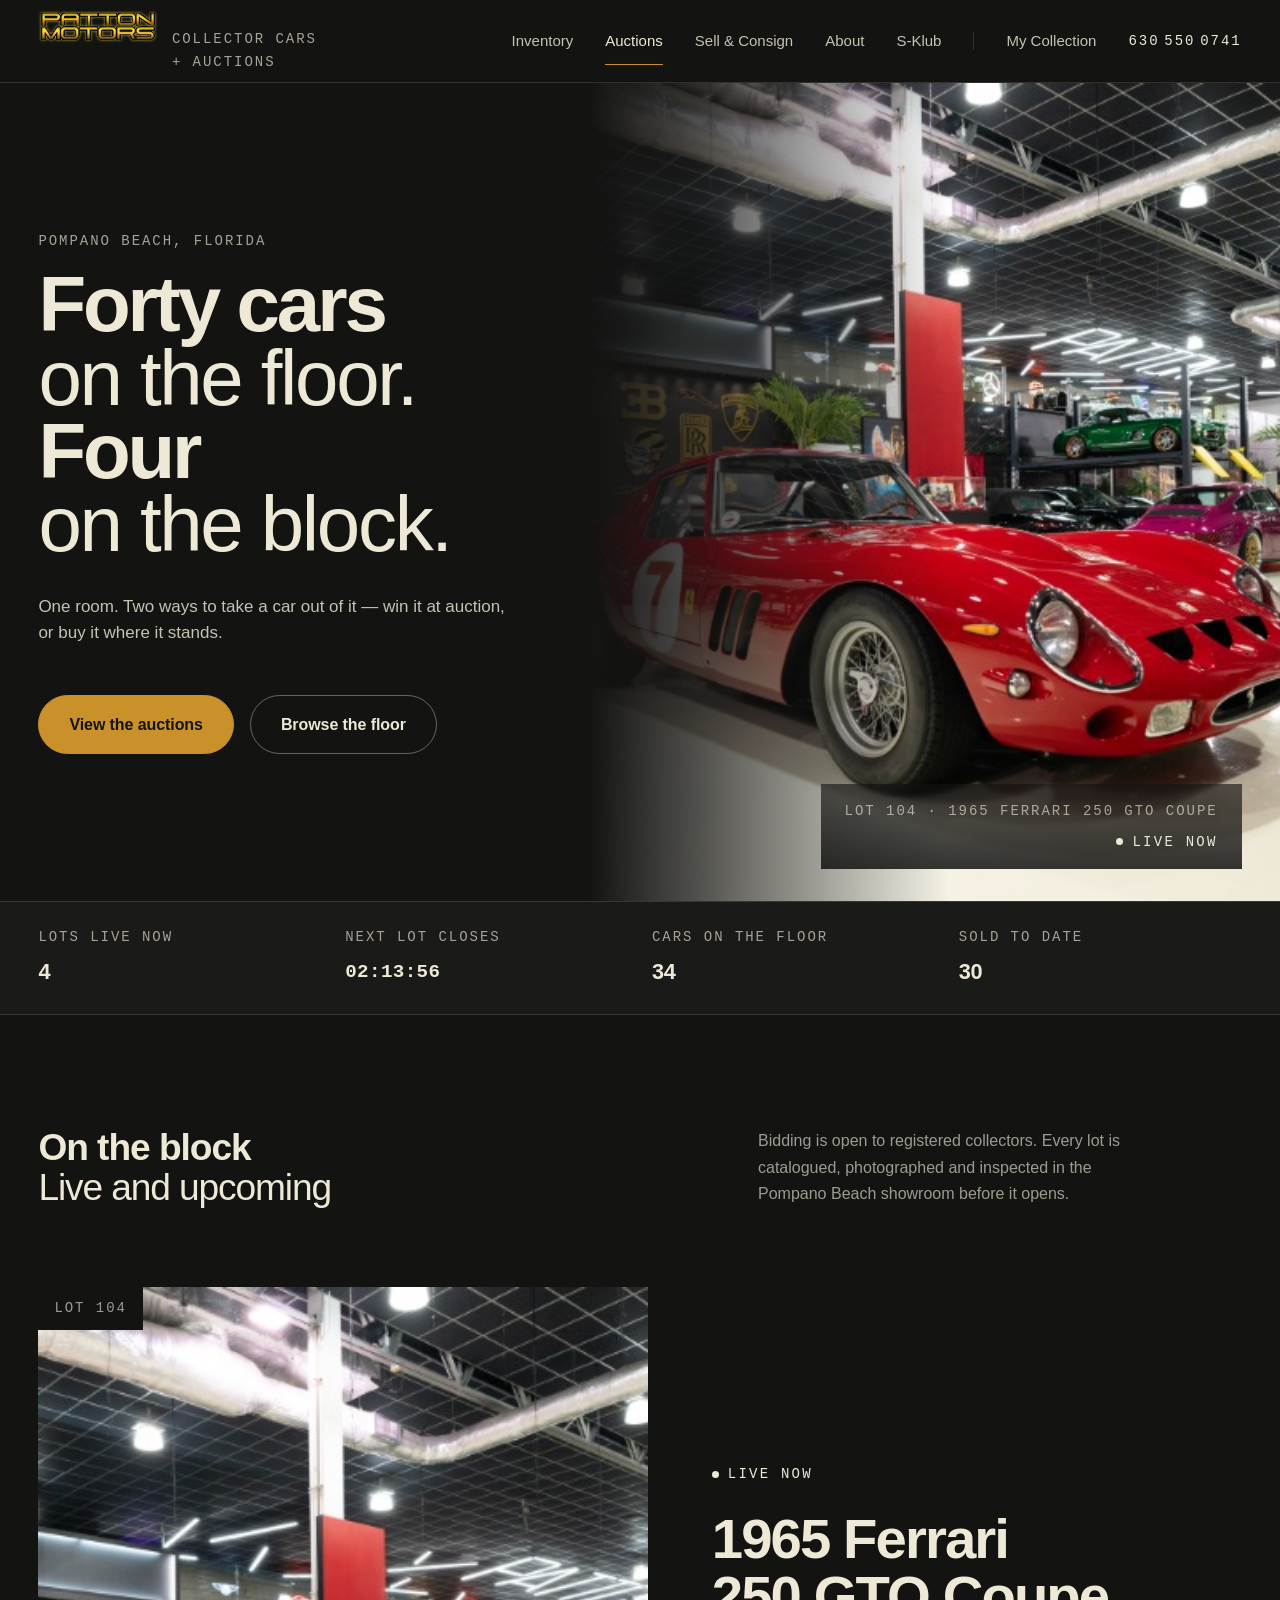
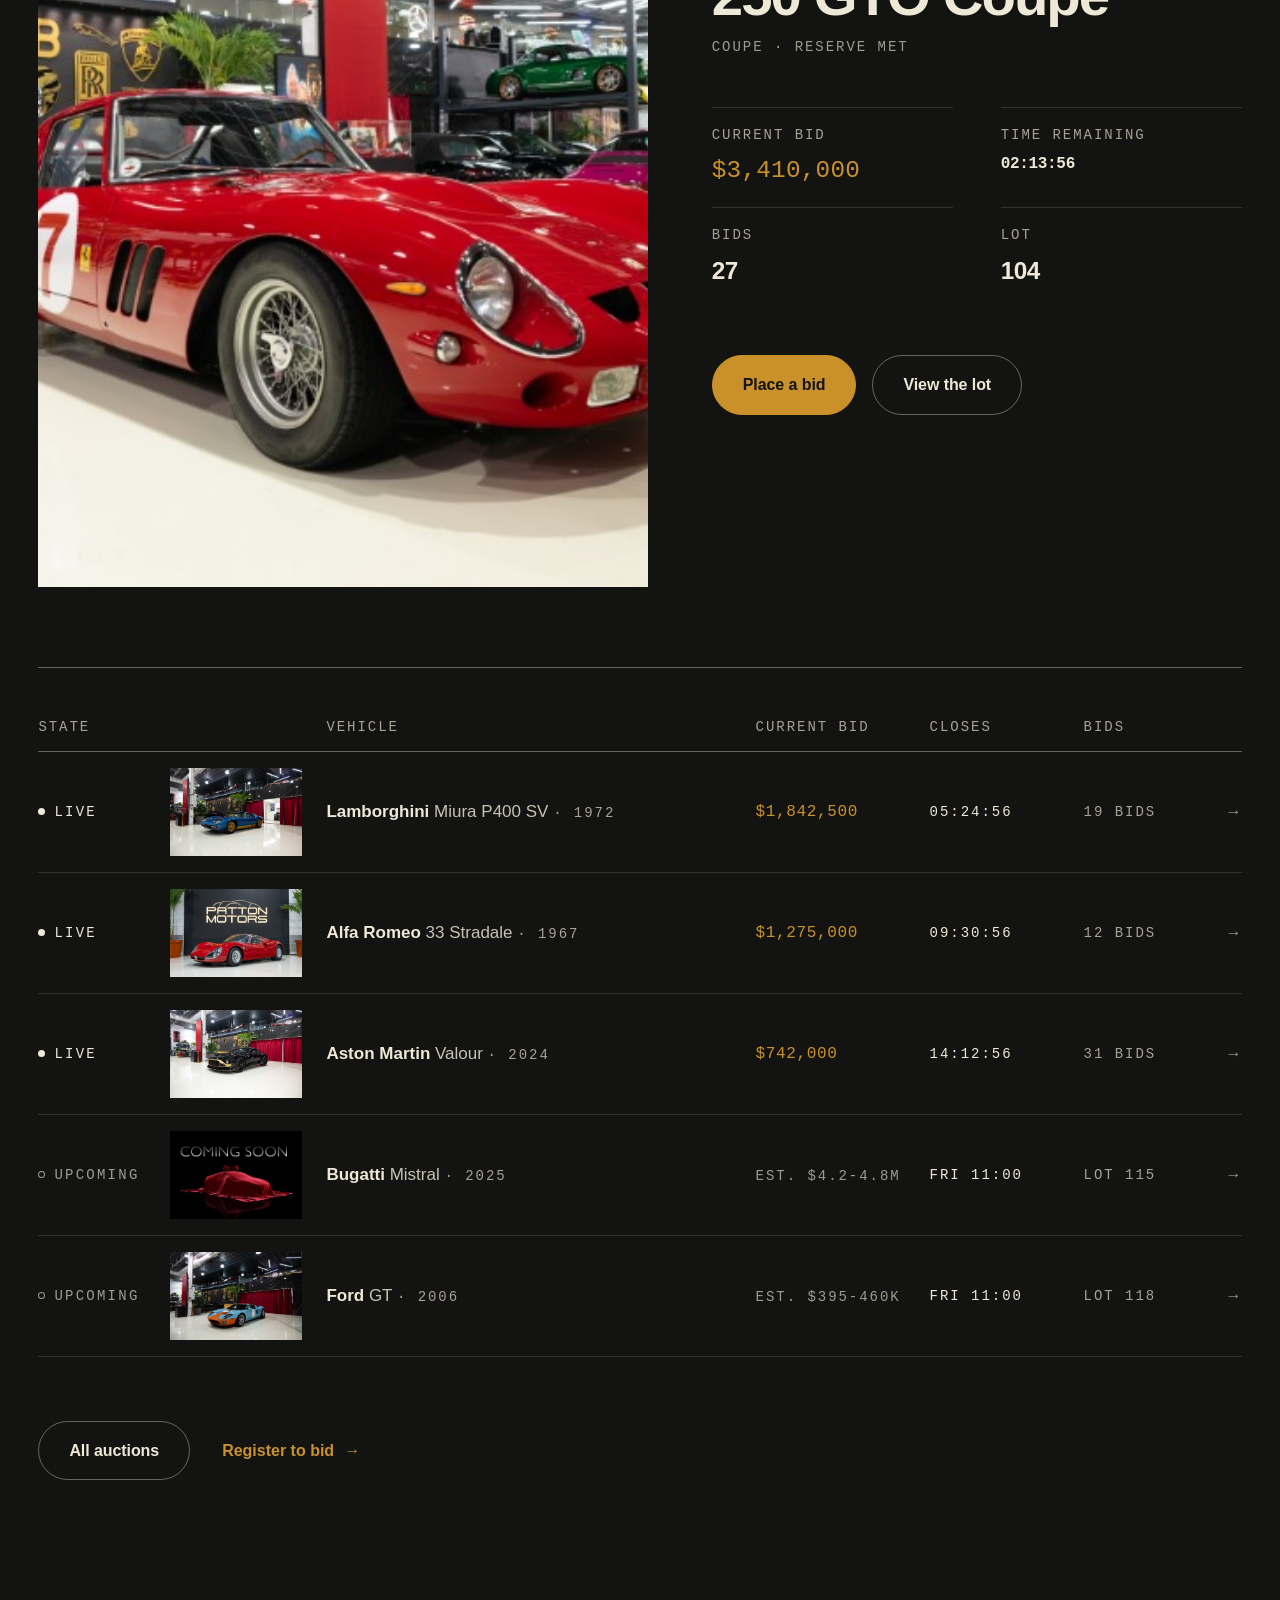
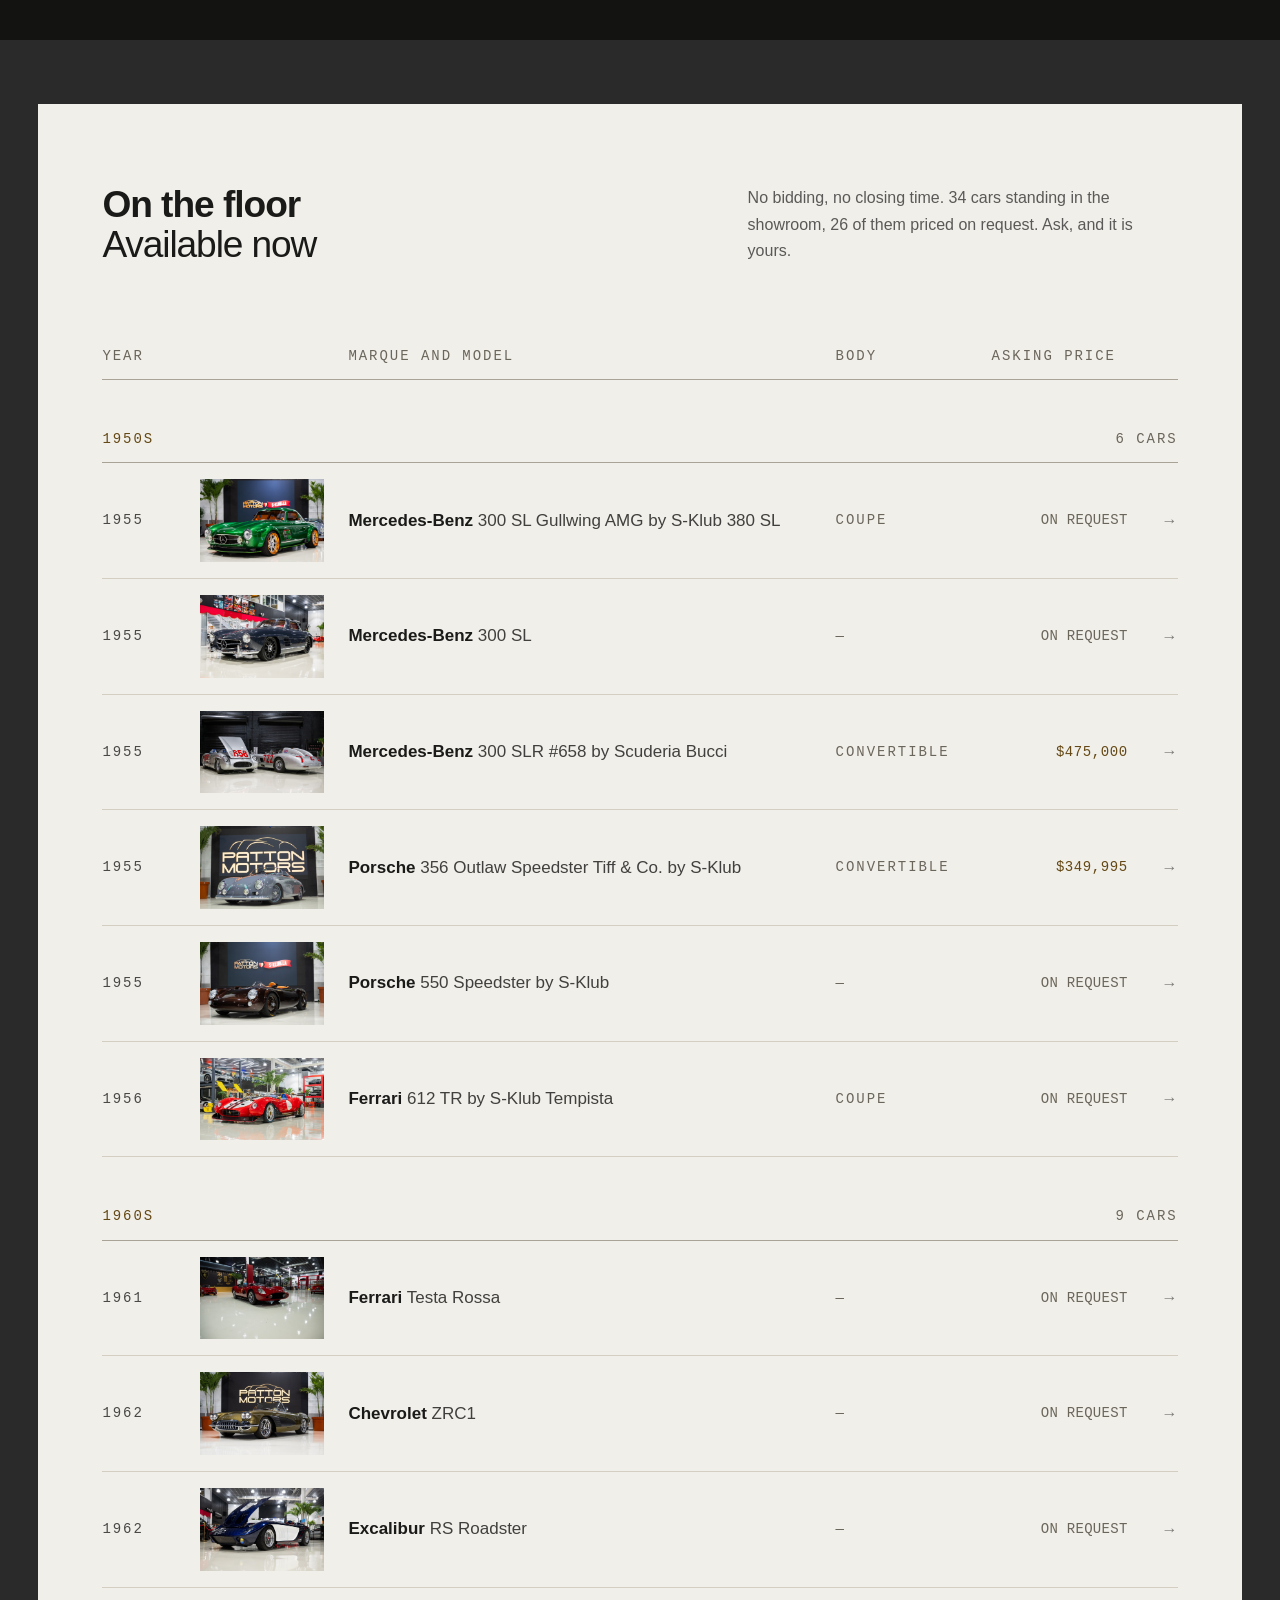
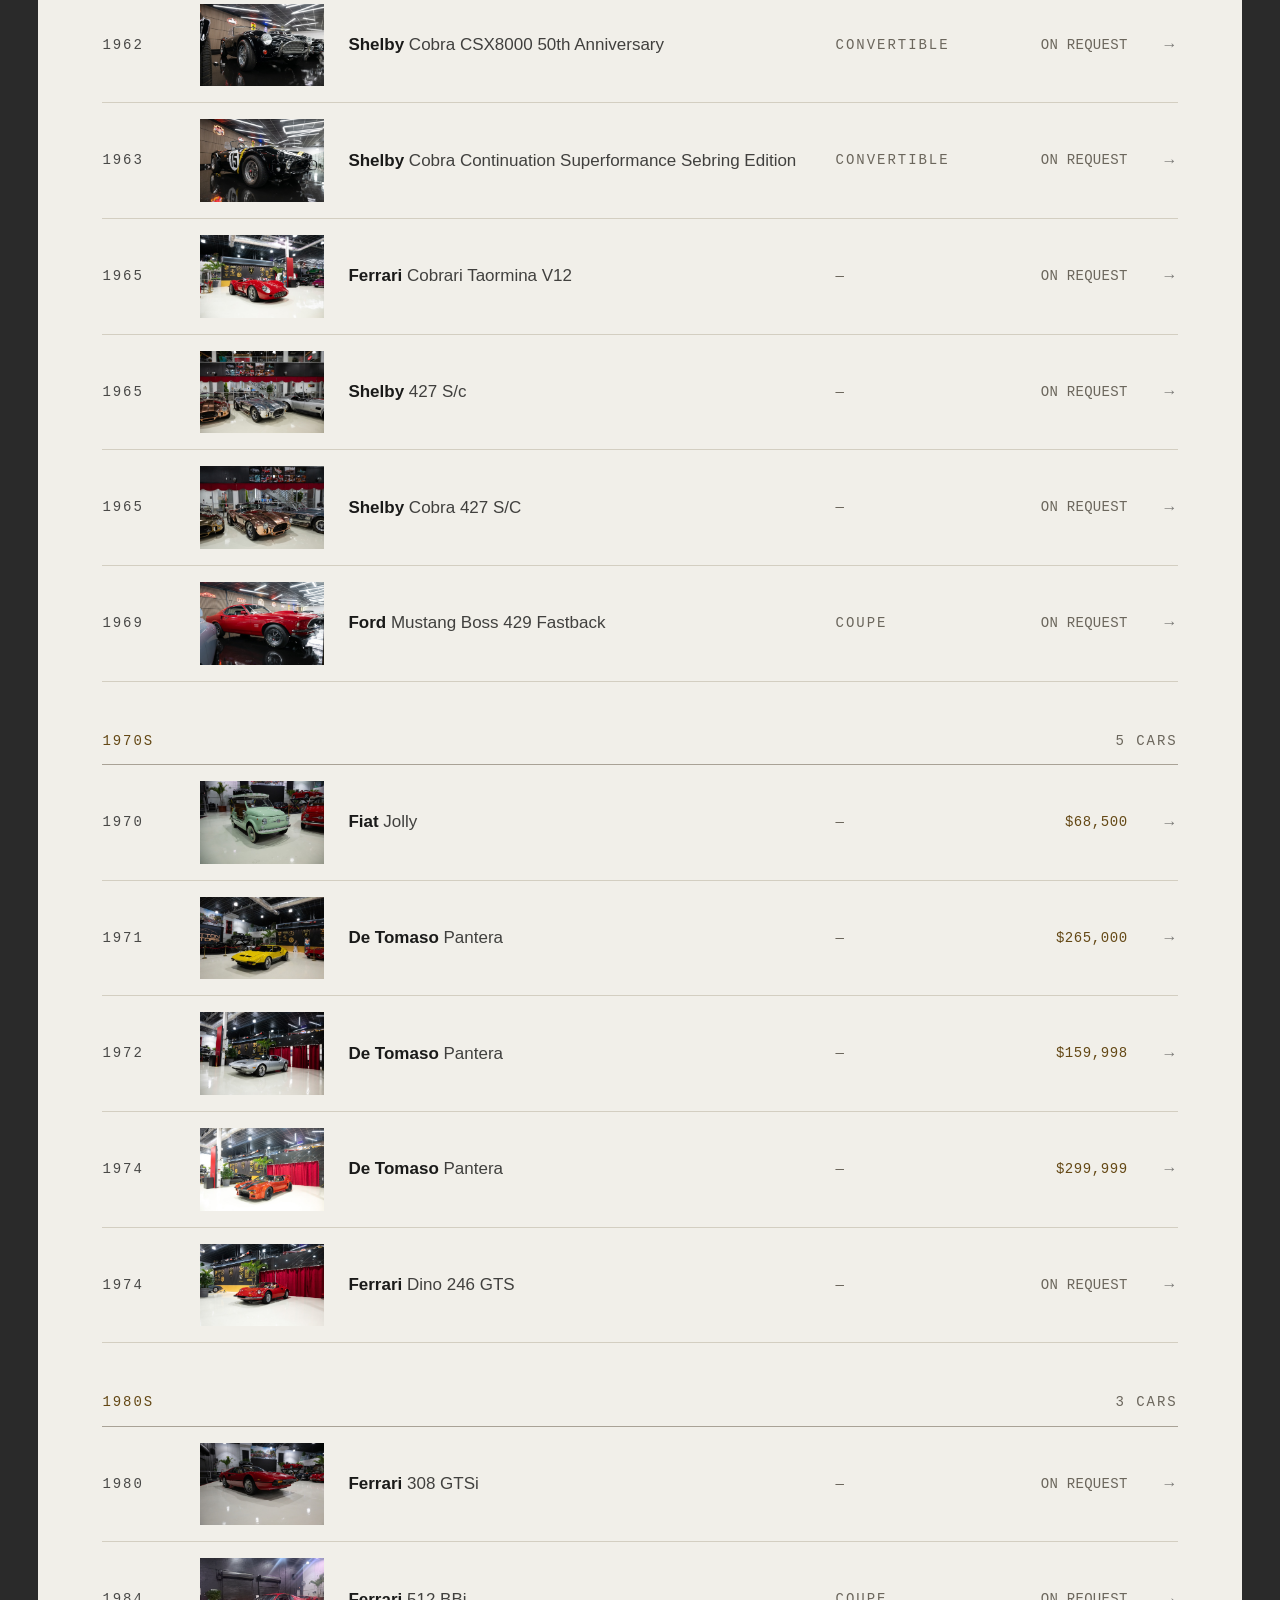
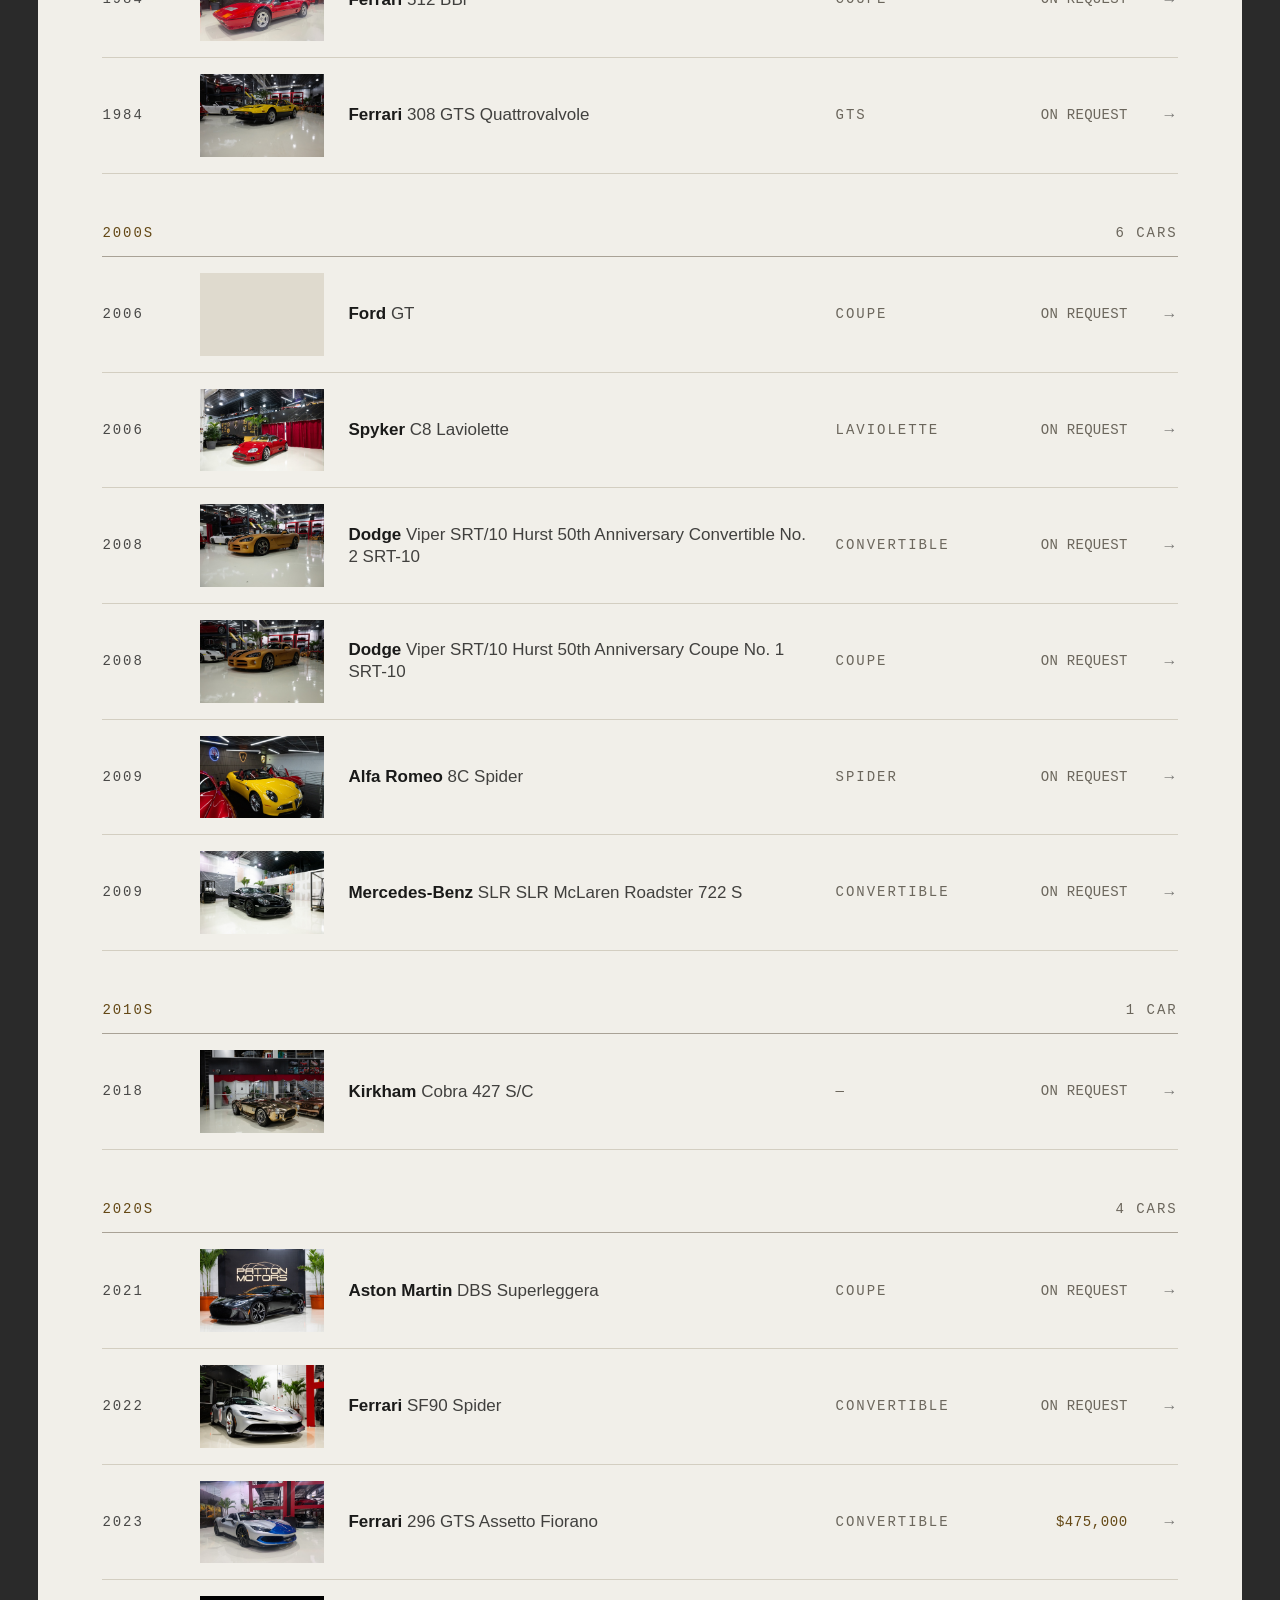
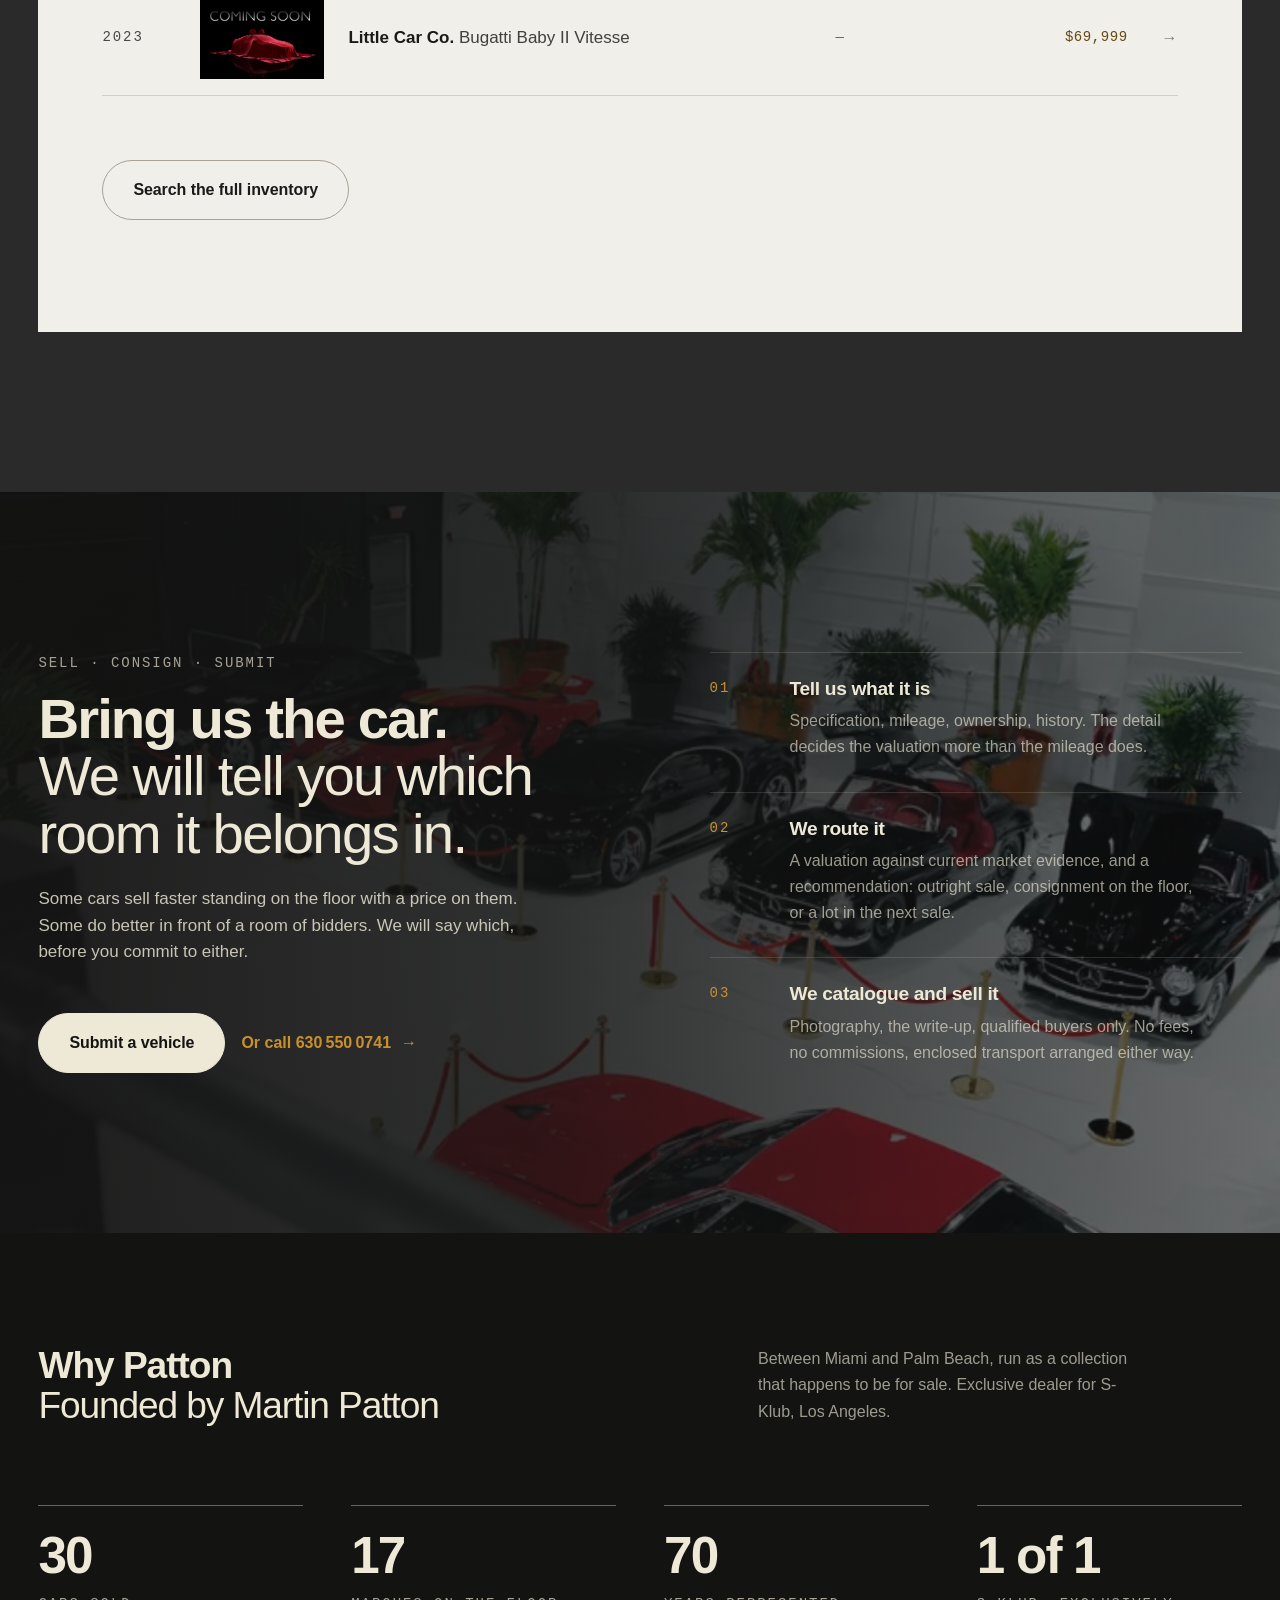
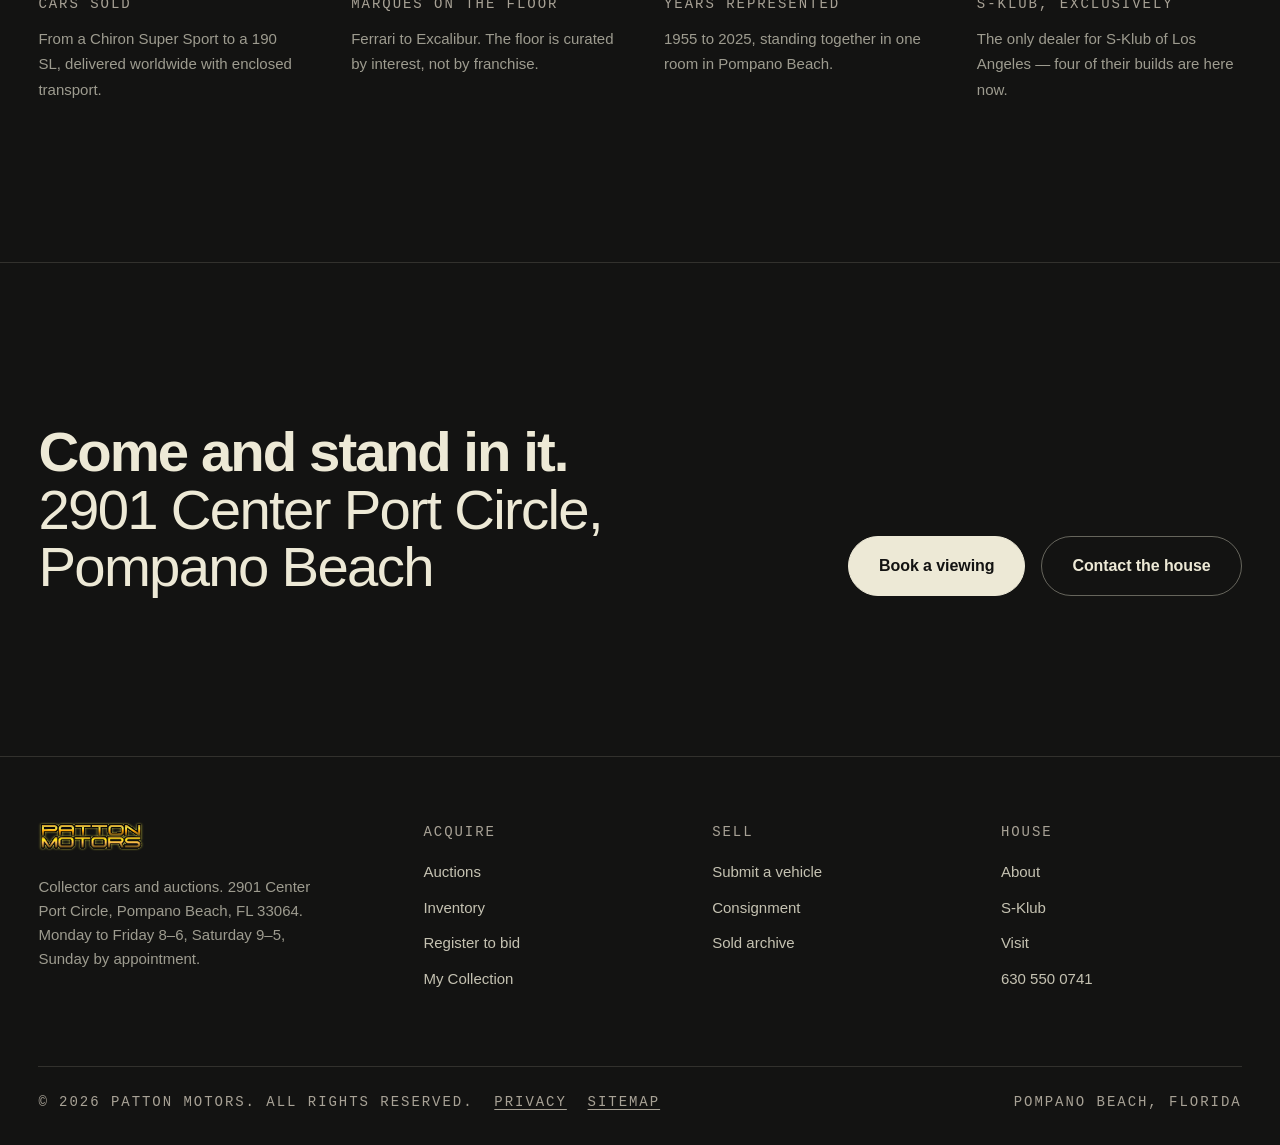
<file: mockup/index.html>
<!DOCTYPE html>
<html lang="en">
<head>
<meta charset="UTF-8">
<meta name="viewport" content="width=device-width, initial-scale=1">
<title>Patton Motors — Collector Cars and Auctions | Pompano Beach, Florida</title>
<meta name="description" content="Collector cars and auctions in Pompano Beach, Florida. 4 lots on the block, 34 cars on the floor. Buy outright or bid.">
<link rel="stylesheet" href="css/patton-marketplace.css">
</head>
<body>

<a class="skip" href="#main">Skip to content</a>

<!-- ============================================================== header == -->
<header class="hdr">
  <div class="wrap hdr__bar">
    <a class="hdr__brand" href="/" aria-label="Patton Motors — home">
      <img src="assets/logo/goldenlogo_mobile.svg" alt="Patton Motors">
      <span class="mono">Collector cars<br>+ auctions</span>
    </a>

    <nav class="nav" id="nav" aria-label="Primary">
      <a href="#floor">Inventory</a>
      <a href="#block" aria-current="page">Auctions</a>
      <a href="#sell">Sell &amp; Consign</a>
      <a href="#house">About</a>
      <a href="/s-klub/">S-Klub</a>
      <span class="nav__sep" aria-hidden="true"></span>
      <a href="/my-collection/">My Collection</a>
    </nav>

    <a class="mono hdr__tel" href="tel:+16305500741">630&#8201;550&#8201;0741</a>

    <button class="mono burger" id="burger" type="button"
            aria-expanded="false" aria-controls="nav">Menu</button>
  </div>
</header>

<main id="main">

<!-- ================================================================ hero ==
     One car, at scale, on the deepest ground on the page — because the
     headline lot is on the block. The two routes in are given equal weight:
     bidding and buying are genuine alternatives, and ranking one above the
     other would misrepresent the business. -->
<section class="hero">
  <div class="hero__grid">

    <div class="hero__type">
      <span class="mono eyebrow hero__eyebrow">Pompano&nbsp;Beach, Florida</span>
      <h1 class="mega hero__title"><b>Forty cars</b> <em>on the floor.</em>
        <b>Four</b> <em>on the block.</em></h1>
      <p class="lead hero__lead">One room. Two ways to take a car out of it —
        win it at auction, or buy it where it stands.</p>
      <div class="hero__actions">
        <a class="btn btn--gold" href="#block">View the auctions</a>
        <a class="btn btn--ghost" href="#floor">Browse the floor</a>
      </div>
    </div>

    <figure class="hero__media">
      <img src="assets/img/car-52.jpg" alt="1965 Ferrari 250 GTO Coupe on the showroom floor at Patton Motors, Pompano Beach" width="1600" height="1067" fetchpriority="high">
      <dl class="mono hero__plate">
        <div><dt>Lot 104 &middot; 1965 Ferrari 250 GTO Coupe</dt></div>
        <div><dd><span class="state state--live"><span class="state__dot"></span>Live now</span></dd></div>
      </dl>
    </figure>

  </div>
</section>

<!-- the house instrument: the one place the page reports its own live state -->
<section class="tick" aria-label="Current state of the house">
  <div class="wrap tick__row">
    <div class="tick__cell">
      <span class="mono tick__k">Lots live now</span>
      <span class="tick__v">4</span>
    </div>
    <div class="tick__cell">
      <span class="mono tick__k">Next lot closes</span>
      <span class="tick__v tick__v--mono" data-countdown="8040">—</span>
    </div>
    <div class="tick__cell">
      <span class="mono tick__k">Cars on the floor</span>
      <span class="tick__v">34</span>
    </div>
    <div class="tick__cell">
      <span class="mono tick__k">Sold to date</span>
      <span class="tick__v">30</span>
    </div>
  </div>
</section>

<!-- =========================================================== the block ==
     One lot at full width because it is the one closing next; the others as a
     timing sheet. Six identical cards would be the auction-template look. -->
<section class="sec sec--block" id="block">
  <div class="wrap">

    <header class="sechead" data-reveal>
      <h2 class="h2"><b>On the block</b> <em>Live and upcoming</em></h2>
      <p class="sechead__note">Bidding is open to registered collectors. Every lot
        is catalogued, photographed and inspected in the Pompano Beach showroom
        before it opens.</p>
    </header>

    <article class="lot" data-reveal>
      <figure class="lot__media">
        <span class="mono lot__no">Lot 104</span>
        <img src="assets/img/car-52.jpg" alt="1965 Ferrari 250 GTO Coupe on the showroom floor at Patton Motors, Pompano Beach" loading="lazy" width="1200" height="900">
      </figure>
      <div>
        <span class="state state--live lot__state"><span class="state__dot"></span>Live now</span>
        <h3 class="display lot__title">1965 Ferrari<br>250 GTO Coupe</h3>
        <p class="mono lot__sub">Coupe &middot; Reserve met</p>

        <dl class="lot__figs">
          <div class="lot__fig">
            <dt class="mono">Current bid</dt>
            <dd class="money">$3,410,000</dd>
          </div>
          <div class="lot__fig">
            <dt class="mono">Time remaining</dt>
            <dd class="mono" data-countdown="8040" style="font-size:inherit">—</dd>
          </div>
          <div class="lot__fig">
            <dt class="mono">Bids</dt>
            <dd>27</dd>
          </div>
          <div class="lot__fig">
            <dt class="mono">Lot</dt>
            <dd>104</dd>
          </div>
        </dl>

        <div class="lot__actions">
          <a class="btn btn--gold" href="/used-vehicle-1965-ferrari-250-gto-coupe-c-52/">Place a bid</a>
          <a class="btn btn--ghost" href="/used-vehicle-1965-ferrari-250-gto-coupe-c-52/">View the lot</a>
        </div>
      </div>
    </article>

    <div class="sheet" data-reveal>
      <div class="mono sheet__head" aria-hidden="true">
        <span>State</span><span></span><span>Vehicle</span>
        <span>Current bid</span><span>Closes</span><span>Bids</span><span></span>
      </div>

          <a class="sheet__row" href="/used-vehicle-1972-lamborghini-miura-p400-sv-c-73/">
            <span class="state state--live">
              <span class="state__dot"></span>Live</span>
            <span class="sheet__thumb"><img src="assets/img/car-73.jpg" alt="1972 Lamborghini Miura P400 SV on the showroom floor at Patton Motors, Pompano Beach" loading="lazy" width="240" height="160"></span>
            <span class="sheet__name"><b>Lamborghini</b> Miura P400 SV
              <span class="mono" style="color:var(--muted)"> · 1972</span></span>
            <span class="sheet__figs"><span class="money">$1,842,500</span></span>
            <span class="mono sheet__time"><span data-countdown="19500">—</span></span>
            <span class="mono sheet__bids">19 bids</span>
            <span class="sheet__go" aria-hidden="true">&rarr;</span>
          </a>

          <a class="sheet__row" href="/used-vehicle-1967-alfa-romeo-33-stradale-c-8/">
            <span class="state state--live">
              <span class="state__dot"></span>Live</span>
            <span class="sheet__thumb"><img src="assets/img/car-8.jpg" alt="1967 Alfa Romeo 33 Stradale on the showroom floor at Patton Motors, Pompano Beach" loading="lazy" width="240" height="160"></span>
            <span class="sheet__name"><b>Alfa Romeo</b> 33 Stradale
              <span class="mono" style="color:var(--muted)"> · 1967</span></span>
            <span class="sheet__figs"><span class="money">$1,275,000</span></span>
            <span class="mono sheet__time"><span data-countdown="34260">—</span></span>
            <span class="mono sheet__bids">12 bids</span>
            <span class="sheet__go" aria-hidden="true">&rarr;</span>
          </a>

          <a class="sheet__row" href="/used-vehicle-2024-aston-martin-valour-c-79/">
            <span class="state state--live">
              <span class="state__dot"></span>Live</span>
            <span class="sheet__thumb"><img src="assets/img/car-79.jpg" alt="2024 Aston Martin Valour on the showroom floor at Patton Motors, Pompano Beach" loading="lazy" width="240" height="160"></span>
            <span class="sheet__name"><b>Aston Martin</b> Valour
              <span class="mono" style="color:var(--muted)"> · 2024</span></span>
            <span class="sheet__figs"><span class="money">$742,000</span></span>
            <span class="mono sheet__time"><span data-countdown="51180">—</span></span>
            <span class="mono sheet__bids">31 bids</span>
            <span class="sheet__go" aria-hidden="true">&rarr;</span>
          </a>

          <a class="sheet__row" href="/used-vehicle-2025-bugatti-mistral-c-54/">
            <span class="state state--soon">
              <span class="state__dot"></span>Upcoming</span>
            <span class="sheet__thumb"><img src="assets/img/car-54.jpg" alt="2025 Bugatti Mistral on the showroom floor at Patton Motors, Pompano Beach" loading="lazy" width="240" height="160"></span>
            <span class="sheet__name"><b>Bugatti</b> Mistral
              <span class="mono" style="color:var(--muted)"> · 2025</span></span>
            <span class="sheet__figs"><span class="mono" style="color:var(--bone-64)">Est. $4.2‑4.8m</span></span>
            <span class="mono sheet__time">Fri 11:00</span>
            <span class="mono sheet__bids">Lot 115</span>
            <span class="sheet__go" aria-hidden="true">&rarr;</span>
          </a>

          <a class="sheet__row" href="/used-vehicle-2006-ford-gt-c-70/">
            <span class="state state--soon">
              <span class="state__dot"></span>Upcoming</span>
            <span class="sheet__thumb"><img src="assets/img/car-70.jpg" alt="2006 Ford GT on the showroom floor at Patton Motors, Pompano Beach" loading="lazy" width="240" height="160"></span>
            <span class="sheet__name"><b>Ford</b> GT
              <span class="mono" style="color:var(--muted)"> · 2006</span></span>
            <span class="sheet__figs"><span class="mono" style="color:var(--bone-64)">Est. $395‑460k</span></span>
            <span class="mono sheet__time">Fri 11:00</span>
            <span class="mono sheet__bids">Lot 118</span>
            <span class="sheet__go" aria-hidden="true">&rarr;</span>
          </a>
    </div>

    <div class="sheet__foot" data-reveal>
      <a class="btn btn--ghost" href="/auctions/">All auctions</a>
      <a class="link" href="/auctions/register/">Register to bid <i>&rarr;</i></a>
    </div>

  </div>
</section>

<!-- =========================================================== the floor ==
     Same room, other state — and the state is carried by the material. The
     block is a dark, time-bound event; the floor is a printed catalogue sheet.
     The register runs chronologically with the year as its spine, because this
     floor spans seventy years and that is the fact a collector wants. -->
<section class="sec sec--floor" id="floor">
  <div class="wrap">
    <div class="panel">

      <header class="sechead" data-reveal>
        <h2 class="h2"><b>On the floor</b> <em>Available now</em></h2>
        <p class="sechead__note">No bidding, no closing time. 34 cars
          standing in the showroom, 26 of them priced on
          request. Ask, and it is yours.</p>
      </header>

      <div class="reg">
        <div class="mono reg__head" aria-hidden="true">
          <span>Year</span><span></span><span>Marque and model</span>
          <span>Body</span><span>Asking price</span><span></span>
        </div>

            <div class="decade">
              <span class="mono decade__label">1950s</span>
              <span class="mono decade__count">6 cars</span>
            </div>

            <a class="reg__row" href="/used-vehicle-1955-mercedes-benz-300-sl-gullwing-amg-by-s-klub-380-sl-c-31/">
              <span class="mono reg__year">1955</span>
              <span class="reg__thumb"><img src="assets/img/car-31.jpg" alt="1955 Mercedes-Benz 300 SL Gullwing AMG by S-Klub 380 SL on the showroom floor at Patton Motors, Pompano Beach" loading="lazy" width="240" height="160"></span>
              <span class="reg__name"><b>Mercedes-Benz</b> 300 SL Gullwing AMG by S-Klub 380 SL</span>
              <span class="mono reg__body">Coupe</span>
              <span class="mono reg__price money money--none">On request</span>
              <span class="reg__go" aria-hidden="true">&rarr;</span>
            </a>

            <a class="reg__row" href="/used-vehicle-1955-mercedes-benz-by-kindig-design-300-sl-c-35/">
              <span class="mono reg__year">1955</span>
              <span class="reg__thumb"><img src="assets/img/car-35.jpg" alt="1955 Mercedes-Benz 300 SL on the showroom floor at Patton Motors, Pompano Beach" loading="lazy" width="240" height="160"></span>
              <span class="reg__name"><b>Mercedes-Benz</b> 300 SL</span>
              <span class="mono reg__body">—</span>
              <span class="mono reg__price money money--none">On request</span>
              <span class="reg__go" aria-hidden="true">&rarr;</span>
            </a>

            <a class="reg__row" href="/used-vehicle-1955-mercedes-benz-300-slr-658-by-scuderia-bucci-c-41/">
              <span class="mono reg__year">1955</span>
              <span class="reg__thumb"><img src="assets/img/car-41.jpg" alt="1955 Mercedes-Benz 300 SLR #658 by Scuderia Bucci on the showroom floor at Patton Motors, Pompano Beach" loading="lazy" width="240" height="160"></span>
              <span class="reg__name"><b>Mercedes-Benz</b> 300 SLR #658 by Scuderia Bucci</span>
              <span class="mono reg__body">Convertible</span>
              <span class="mono reg__price money">$475,000</span>
              <span class="reg__go" aria-hidden="true">&rarr;</span>
            </a>

            <a class="reg__row" href="/used-vehicle-1955-porsche-356-outlaw-speedster-tiff-co.-by-s-klub-c-7/">
              <span class="mono reg__year">1955</span>
              <span class="reg__thumb"><img src="assets/img/car-7.jpg" alt="1955 Porsche 356 Outlaw Speedster Tiff &amp; Co. by S-Klub on the showroom floor at Patton Motors, Pompano Beach" loading="lazy" width="240" height="160"></span>
              <span class="reg__name"><b>Porsche</b> 356 Outlaw Speedster Tiff &amp; Co. by S-Klub</span>
              <span class="mono reg__body">Convertible</span>
              <span class="mono reg__price money">$349,995</span>
              <span class="reg__go" aria-hidden="true">&rarr;</span>
            </a>

            <a class="reg__row" href="/used-vehicle-1955-porsche-550-speedster-by-s-klub-c-32/">
              <span class="mono reg__year">1955</span>
              <span class="reg__thumb"><img src="assets/img/car-32.jpg" alt="1955 Porsche 550 Speedster by S-Klub on the showroom floor at Patton Motors, Pompano Beach" loading="lazy" width="240" height="160"></span>
              <span class="reg__name"><b>Porsche</b> 550 Speedster by S-Klub</span>
              <span class="mono reg__body">—</span>
              <span class="mono reg__price money money--none">On request</span>
              <span class="reg__go" aria-hidden="true">&rarr;</span>
            </a>

            <a class="reg__row" href="/used-vehicle-1956-ferrari-612-tr-by-s-klub-tempista-c-36/">
              <span class="mono reg__year">1956</span>
              <span class="reg__thumb"><img src="assets/img/car-36.jpg" alt="1956 Ferrari 612 TR by S-Klub Tempista on the showroom floor at Patton Motors, Pompano Beach" loading="lazy" width="240" height="160"></span>
              <span class="reg__name"><b>Ferrari</b> 612 TR by S-Klub Tempista</span>
              <span class="mono reg__body">Coupe</span>
              <span class="mono reg__price money money--none">On request</span>
              <span class="reg__go" aria-hidden="true">&rarr;</span>
            </a>

            <div class="decade">
              <span class="mono decade__label">1960s</span>
              <span class="mono decade__count">9 cars</span>
            </div>

            <a class="reg__row" href="/used-vehicle-1961-ferrari-testa-rossa-c-55/">
              <span class="mono reg__year">1961</span>
              <span class="reg__thumb"><img src="assets/img/car-55.jpg" alt="1961 Ferrari Testa Rossa on the showroom floor at Patton Motors, Pompano Beach" loading="lazy" width="240" height="160"></span>
              <span class="reg__name"><b>Ferrari</b> Testa Rossa</span>
              <span class="mono reg__body">—</span>
              <span class="mono reg__price money money--none">On request</span>
              <span class="reg__go" aria-hidden="true">&rarr;</span>
            </a>

            <a class="reg__row" href="/used-vehicle-1962-chevorlet-zrc1-c-29/">
              <span class="mono reg__year">1962</span>
              <span class="reg__thumb"><img src="assets/img/car-29.jpg" alt="1962 Chevrolet ZRC1 on the showroom floor at Patton Motors, Pompano Beach" loading="lazy" width="240" height="160"></span>
              <span class="reg__name"><b>Chevrolet</b> ZRC1</span>
              <span class="mono reg__body">—</span>
              <span class="mono reg__price money money--none">On request</span>
              <span class="reg__go" aria-hidden="true">&rarr;</span>
            </a>

            <a class="reg__row" href="/used-vehicle-1962-excalibur-rs-roadster-c-13/">
              <span class="mono reg__year">1962</span>
              <span class="reg__thumb"><img src="assets/img/car-13.jpg" alt="1962 Excalibur RS Roadster on the showroom floor at Patton Motors, Pompano Beach" loading="lazy" width="240" height="160"></span>
              <span class="reg__name"><b>Excalibur</b> RS Roadster</span>
              <span class="mono reg__body">—</span>
              <span class="mono reg__price money money--none">On request</span>
              <span class="reg__go" aria-hidden="true">&rarr;</span>
            </a>

            <a class="reg__row" href="/used-vehicle-1962-shelby-cobra-csx8000-50th-anniversary-c-43/">
              <span class="mono reg__year">1962</span>
              <span class="reg__thumb"><img src="assets/img/car-43.jpg" alt="1962 Shelby Cobra CSX8000 50th Anniversary on the showroom floor at Patton Motors, Pompano Beach" loading="lazy" width="240" height="160"></span>
              <span class="reg__name"><b>Shelby</b> Cobra CSX8000 50th Anniversary</span>
              <span class="mono reg__body">Convertible</span>
              <span class="mono reg__price money money--none">On request</span>
              <span class="reg__go" aria-hidden="true">&rarr;</span>
            </a>

            <a class="reg__row" href="/used-vehicle-1963-shelby-cobra-continuation-superformance-sebring-edition-c-44/">
              <span class="mono reg__year">1963</span>
              <span class="reg__thumb"><img src="assets/img/car-44.jpg" alt="1963 Shelby Cobra Continuation Superformance Sebring Edition on the showroom floor at Patton Motors, Pompano Beach" loading="lazy" width="240" height="160"></span>
              <span class="reg__name"><b>Shelby</b> Cobra Continuation Superformance Sebring Edition</span>
              <span class="mono reg__body">Convertible</span>
              <span class="mono reg__price money money--none">On request</span>
              <span class="reg__go" aria-hidden="true">&rarr;</span>
            </a>

            <a class="reg__row" href="/used-vehicle-1965-ferrari-cobrari-taormina-v12-c-51/">
              <span class="mono reg__year">1965</span>
              <span class="reg__thumb"><img src="assets/img/car-51.jpg" alt="1965 Ferrari Cobrari Taormina V12 on the showroom floor at Patton Motors, Pompano Beach" loading="lazy" width="240" height="160"></span>
              <span class="reg__name"><b>Ferrari</b> Cobrari Taormina V12</span>
              <span class="mono reg__body">—</span>
              <span class="mono reg__price money money--none">On request</span>
              <span class="reg__go" aria-hidden="true">&rarr;</span>
            </a>

            <a class="reg__row" href="/used-vehicle-1965-shelby-cobra-427-s-c-c-68/">
              <span class="mono reg__year">1965</span>
              <span class="reg__thumb"><img src="assets/img/car-68.jpg" alt="1965 Shelby 427 S/c on the showroom floor at Patton Motors, Pompano Beach" loading="lazy" width="240" height="160"></span>
              <span class="reg__name"><b>Shelby</b> 427 S/c</span>
              <span class="mono reg__body">—</span>
              <span class="mono reg__price money money--none">On request</span>
              <span class="reg__go" aria-hidden="true">&rarr;</span>
            </a>

            <a class="reg__row" href="/used-vehicle-1965-shelby-cobra-427-s-c-c-69/">
              <span class="mono reg__year">1965</span>
              <span class="reg__thumb"><img src="assets/img/car-69.jpg" alt="1965 Shelby Cobra 427 S/C on the showroom floor at Patton Motors, Pompano Beach" loading="lazy" width="240" height="160"></span>
              <span class="reg__name"><b>Shelby</b> Cobra 427 S/C</span>
              <span class="mono reg__body">—</span>
              <span class="mono reg__price money money--none">On request</span>
              <span class="reg__go" aria-hidden="true">&rarr;</span>
            </a>

            <a class="reg__row" href="/used-vehicle-1969-ford-mustang-boss-429-fastback-c-42/">
              <span class="mono reg__year">1969</span>
              <span class="reg__thumb"><img src="assets/img/car-42.jpg" alt="1969 Ford Mustang Boss 429 Fastback on the showroom floor at Patton Motors, Pompano Beach" loading="lazy" width="240" height="160"></span>
              <span class="reg__name"><b>Ford</b> Mustang Boss 429 Fastback</span>
              <span class="mono reg__body">Coupe</span>
              <span class="mono reg__price money money--none">On request</span>
              <span class="reg__go" aria-hidden="true">&rarr;</span>
            </a>

            <div class="decade">
              <span class="mono decade__label">1970s</span>
              <span class="mono decade__count">5 cars</span>
            </div>

            <a class="reg__row" href="/used-vehicle-1970-fiat-jolly-c-58/">
              <span class="mono reg__year">1970</span>
              <span class="reg__thumb"><img src="assets/img/car-58.jpg" alt="1970 Fiat Jolly on the showroom floor at Patton Motors, Pompano Beach" loading="lazy" width="240" height="160"></span>
              <span class="reg__name"><b>Fiat</b> Jolly</span>
              <span class="mono reg__body">—</span>
              <span class="mono reg__price money">$68,500</span>
              <span class="reg__go" aria-hidden="true">&rarr;</span>
            </a>

            <a class="reg__row" href="/used-vehicle-1971-detomaso-pantera-c-72/">
              <span class="mono reg__year">1971</span>
              <span class="reg__thumb"><img src="assets/img/car-72.jpg" alt="1971 De Tomaso Pantera on the showroom floor at Patton Motors, Pompano Beach" loading="lazy" width="240" height="160"></span>
              <span class="reg__name"><b>De Tomaso</b> Pantera</span>
              <span class="mono reg__body">—</span>
              <span class="mono reg__price money">$265,000</span>
              <span class="reg__go" aria-hidden="true">&rarr;</span>
            </a>

            <a class="reg__row" href="/used-vehicle-1972-detomaso-pantera-c-75/">
              <span class="mono reg__year">1972</span>
              <span class="reg__thumb"><img src="assets/img/car-75.jpg" alt="1972 De Tomaso Pantera on the showroom floor at Patton Motors, Pompano Beach" loading="lazy" width="240" height="160"></span>
              <span class="reg__name"><b>De Tomaso</b> Pantera</span>
              <span class="mono reg__body">—</span>
              <span class="mono reg__price money">$159,998</span>
              <span class="reg__go" aria-hidden="true">&rarr;</span>
            </a>

            <a class="reg__row" href="/used-vehicle-1974-boss-429-powered-detomaso-pantera-c-76/">
              <span class="mono reg__year">1974</span>
              <span class="reg__thumb"><img src="assets/img/car-76.jpg" alt="1974 De Tomaso Pantera on the showroom floor at Patton Motors, Pompano Beach" loading="lazy" width="240" height="160"></span>
              <span class="reg__name"><b>De Tomaso</b> Pantera</span>
              <span class="mono reg__body">—</span>
              <span class="mono reg__price money">$299,999</span>
              <span class="reg__go" aria-hidden="true">&rarr;</span>
            </a>

            <a class="reg__row" href="/used-vehicle-1974-ferrari-dino-246-gts-c-64/">
              <span class="mono reg__year">1974</span>
              <span class="reg__thumb"><img src="assets/img/car-64.jpg" alt="1974 Ferrari Dino 246 GTS on the showroom floor at Patton Motors, Pompano Beach" loading="lazy" width="240" height="160"></span>
              <span class="reg__name"><b>Ferrari</b> Dino 246 GTS</span>
              <span class="mono reg__body">—</span>
              <span class="mono reg__price money money--none">On request</span>
              <span class="reg__go" aria-hidden="true">&rarr;</span>
            </a>

            <div class="decade">
              <span class="mono decade__label">1980s</span>
              <span class="mono decade__count">3 cars</span>
            </div>

            <a class="reg__row" href="/used-vehicle-1980-ferrari-308-gtsi-c-63/">
              <span class="mono reg__year">1980</span>
              <span class="reg__thumb"><img src="assets/img/car-63.jpg" alt="1980 Ferrari 308 GTSi on the showroom floor at Patton Motors, Pompano Beach" loading="lazy" width="240" height="160"></span>
              <span class="reg__name"><b>Ferrari</b> 308 GTSi</span>
              <span class="mono reg__body">—</span>
              <span class="mono reg__price money money--none">On request</span>
              <span class="reg__go" aria-hidden="true">&rarr;</span>
            </a>

            <a class="reg__row" href="/used-vehicle-1984-ferrari-512-bbi-c-47/">
              <span class="mono reg__year">1984</span>
              <span class="reg__thumb"><img src="assets/img/car-47.jpg" alt="1984 Ferrari 512 BBi on the showroom floor at Patton Motors, Pompano Beach" loading="lazy" width="240" height="160"></span>
              <span class="reg__name"><b>Ferrari</b> 512 BBi</span>
              <span class="mono reg__body">Coupe</span>
              <span class="mono reg__price money money--none">On request</span>
              <span class="reg__go" aria-hidden="true">&rarr;</span>
            </a>

            <a class="reg__row" href="/used-vehicle-1984-ferrari-308-gts-quattrovalvole-c-62/">
              <span class="mono reg__year">1984</span>
              <span class="reg__thumb"><img src="assets/img/car-62.jpg" alt="1984 Ferrari 308 GTS Quattrovalvole on the showroom floor at Patton Motors, Pompano Beach" loading="lazy" width="240" height="160"></span>
              <span class="reg__name"><b>Ferrari</b> 308 GTS Quattrovalvole</span>
              <span class="mono reg__body">GTS</span>
              <span class="mono reg__price money money--none">On request</span>
              <span class="reg__go" aria-hidden="true">&rarr;</span>
            </a>

            <div class="decade">
              <span class="mono decade__label">2000s</span>
              <span class="mono decade__count">6 cars</span>
            </div>

            <a class="reg__row" href="/used-vehicle-2006-ford-gt-c-71/">
              <span class="mono reg__year">2006</span>
              <span class="reg__thumb"></span>
              <span class="reg__name"><b>Ford</b> GT</span>
              <span class="mono reg__body">Coupe</span>
              <span class="mono reg__price money money--none">On request</span>
              <span class="reg__go" aria-hidden="true">&rarr;</span>
            </a>

            <a class="reg__row" href="/used-vehicle-2006-spyker-c8-laviolette-c-77/">
              <span class="mono reg__year">2006</span>
              <span class="reg__thumb"><img src="assets/img/car-77.jpg" alt="2006 Spyker C8 Laviolette on the showroom floor at Patton Motors, Pompano Beach" loading="lazy" width="240" height="160"></span>
              <span class="reg__name"><b>Spyker</b> C8 Laviolette</span>
              <span class="mono reg__body">Laviolette</span>
              <span class="mono reg__price money money--none">On request</span>
              <span class="reg__go" aria-hidden="true">&rarr;</span>
            </a>

            <a class="reg__row" href="/used-vehicle-2008-dodge-viper-srt-10-hurst-50th-anniversary-convertible-no.-2-srt-10-c-65/">
              <span class="mono reg__year">2008</span>
              <span class="reg__thumb"><img src="assets/img/car-65.jpg" alt="2008 Dodge Viper SRT/10 Hurst 50th Anniversary Convertible No. 2 SRT-10 on the showroom floor at Patton Motors, Pompano Beach" loading="lazy" width="240" height="160"></span>
              <span class="reg__name"><b>Dodge</b> Viper SRT/10 Hurst 50th Anniversary Convertible No. 2 SRT-10</span>
              <span class="mono reg__body">Convertible</span>
              <span class="mono reg__price money money--none">On request</span>
              <span class="reg__go" aria-hidden="true">&rarr;</span>
            </a>

            <a class="reg__row" href="/used-vehicle-2008-dodge-viper-srt-10-hurst-50th-anniversary-coupe-no.-1-srt-10-c-66/">
              <span class="mono reg__year">2008</span>
              <span class="reg__thumb"><img src="assets/img/car-66.jpg" alt="2008 Dodge Viper SRT/10 Hurst 50th Anniversary Coupe No. 1 SRT-10 on the showroom floor at Patton Motors, Pompano Beach" loading="lazy" width="240" height="160"></span>
              <span class="reg__name"><b>Dodge</b> Viper SRT/10 Hurst 50th Anniversary Coupe No. 1 SRT-10</span>
              <span class="mono reg__body">Coupe</span>
              <span class="mono reg__price money money--none">On request</span>
              <span class="reg__go" aria-hidden="true">&rarr;</span>
            </a>

            <a class="reg__row" href="/used-vehicle-2009-alfa-romeo-8c-spider-c-60/">
              <span class="mono reg__year">2009</span>
              <span class="reg__thumb"><img src="assets/img/car-60.jpg" alt="2009 Alfa Romeo 8C Spider on the showroom floor at Patton Motors, Pompano Beach" loading="lazy" width="240" height="160"></span>
              <span class="reg__name"><b>Alfa Romeo</b> 8C Spider</span>
              <span class="mono reg__body">Spider</span>
              <span class="mono reg__price money money--none">On request</span>
              <span class="reg__go" aria-hidden="true">&rarr;</span>
            </a>

            <a class="reg__row" href="/used-vehicle-2009-mercedes-benz-slr-slr-mclaren-roadster-722-s-c-49/">
              <span class="mono reg__year">2009</span>
              <span class="reg__thumb"><img src="assets/img/car-49.jpg" alt="2009 Mercedes-Benz SLR SLR McLaren Roadster 722 S on the showroom floor at Patton Motors, Pompano Beach" loading="lazy" width="240" height="160"></span>
              <span class="reg__name"><b>Mercedes-Benz</b> SLR SLR McLaren Roadster 722 S</span>
              <span class="mono reg__body">Convertible</span>
              <span class="mono reg__price money money--none">On request</span>
              <span class="reg__go" aria-hidden="true">&rarr;</span>
            </a>

            <div class="decade">
              <span class="mono decade__label">2010s</span>
              <span class="mono decade__count">1 car</span>
            </div>

            <a class="reg__row" href="/used-vehicle-2018-kirkham-cobra-427-s-c-c-67/">
              <span class="mono reg__year">2018</span>
              <span class="reg__thumb"><img src="assets/img/car-67.jpg" alt="2018 Kirkham Cobra 427 S/C on the showroom floor at Patton Motors, Pompano Beach" loading="lazy" width="240" height="160"></span>
              <span class="reg__name"><b>Kirkham</b> Cobra 427 S/C</span>
              <span class="mono reg__body">—</span>
              <span class="mono reg__price money money--none">On request</span>
              <span class="reg__go" aria-hidden="true">&rarr;</span>
            </a>

            <div class="decade">
              <span class="mono decade__label">2020s</span>
              <span class="mono decade__count">4 cars</span>
            </div>

            <a class="reg__row" href="/used-vehicle-2021-aston-martin-dbs-superleggera-c-30/">
              <span class="mono reg__year">2021</span>
              <span class="reg__thumb"><img src="assets/img/car-30.jpg" alt="2021 Aston Martin DBS Superleggera on the showroom floor at Patton Motors, Pompano Beach" loading="lazy" width="240" height="160"></span>
              <span class="reg__name"><b>Aston Martin</b> DBS Superleggera</span>
              <span class="mono reg__body">Coupe</span>
              <span class="mono reg__price money money--none">On request</span>
              <span class="reg__go" aria-hidden="true">&rarr;</span>
            </a>

            <a class="reg__row" href="/used-vehicle-2022-ferrari-sf90-spider-c-19/">
              <span class="mono reg__year">2022</span>
              <span class="reg__thumb"><img src="assets/img/car-19.jpg" alt="2022 Ferrari SF90 Spider on the showroom floor at Patton Motors, Pompano Beach" loading="lazy" width="240" height="160"></span>
              <span class="reg__name"><b>Ferrari</b> SF90 Spider</span>
              <span class="mono reg__body">Convertible</span>
              <span class="mono reg__price money money--none">On request</span>
              <span class="reg__go" aria-hidden="true">&rarr;</span>
            </a>

            <a class="reg__row" href="/used-vehicle-2023-ferrari-296-gts-assetto-fiorano-c-48/">
              <span class="mono reg__year">2023</span>
              <span class="reg__thumb"><img src="assets/img/car-48.jpg" alt="2023 Ferrari 296 GTS Assetto Fiorano on the showroom floor at Patton Motors, Pompano Beach" loading="lazy" width="240" height="160"></span>
              <span class="reg__name"><b>Ferrari</b> 296 GTS Assetto Fiorano</span>
              <span class="mono reg__body">Convertible</span>
              <span class="mono reg__price money">$475,000</span>
              <span class="reg__go" aria-hidden="true">&rarr;</span>
            </a>

            <a class="reg__row" href="/used-vehicle-2023-the-little-car-company-bugatti-baby-ii-vitesse-c-78/">
              <span class="mono reg__year">2023</span>
              <span class="reg__thumb"><img src="assets/img/car-78.jpg" alt="2023 Little Car Co. Bugatti Baby II Vitesse on the showroom floor at Patton Motors, Pompano Beach" loading="lazy" width="240" height="160"></span>
              <span class="reg__name"><b>Little Car Co.</b> Bugatti Baby II Vitesse</span>
              <span class="mono reg__body">—</span>
              <span class="mono reg__price money">$69,999</span>
              <span class="reg__go" aria-hidden="true">&rarr;</span>
            </a>
      </div>

      <div class="reg__foot">
        <a class="btn btn--ghost" href="/inventory/">Search the full inventory</a>
      </div>

    </div>
  </div>
</section>

<!-- ================================================================= sell ==
     The one section where a photograph carries speech rather than evidence, so
     it is the one place the ground is a picture. -->
<section class="sell" id="sell">
  <div class="sell__bg">
    <img src="assets/site/where_prestige_still.jpg" alt="" aria-hidden="true">
  </div>
  <div class="wrap sell__inner">
    <div class="sell__grid">

      <div data-reveal>
        <span class="mono eyebrow" style="margin-bottom:var(--s4)">Sell &middot; Consign &middot; Submit</span>
        <h2 class="display" style="margin-bottom:var(--s5)"><b>Bring us the car.</b> <em>We will tell you
          which room it belongs in.</em></h2>
        <p class="lead" style="margin-bottom:var(--s7)">Some cars sell faster standing
          on the floor with a price on them. Some do better in front of a room of
          bidders. We will say which, before you commit to either.</p>
        <div class="hero__actions">
          <a class="btn btn--bone" href="/sell-your-car/">Submit a vehicle</a>
          <a class="link" href="tel:+16305500741">Or call 630&#8201;550&#8201;0741 <i>&rarr;</i></a>
        </div>
      </div>

      <ol class="steps" data-reveal>
        <li class="step">
          <span class="mono step__n">01</span>
          <div>
            <h3 class="h3">Tell us what it is</h3>
            <p>Specification, mileage, ownership, history. The detail decides the
              valuation more than the mileage does.</p>
          </div>
        </li>
        <li class="step">
          <span class="mono step__n">02</span>
          <div>
            <h3 class="h3">We route it</h3>
            <p>A valuation against current market evidence, and a recommendation:
              outright sale, consignment on the floor, or a lot in the next sale.</p>
          </div>
        </li>
        <li class="step">
          <span class="mono step__n">03</span>
          <div>
            <h3 class="h3">We catalogue and sell it</h3>
            <p>Photography, the write-up, qualified buyers only. No fees, no
              commissions, enclosed transport arranged either way.</p>
          </div>
        </li>
      </ol>

    </div>
  </div>
</section>

<!-- ================================================================ house ==
     Credibility as figures, not adjectives. -->
<section class="sec sec--block" id="house">
  <div class="wrap">
    <header class="sechead" data-reveal>
      <h2 class="h2"><b>Why Patton</b> <em>Founded by Martin Patton</em></h2>
      <p class="sechead__note">Between Miami and Palm Beach, run as a collection
        that happens to be for sale. Exclusive dealer for S-Klub, Los Angeles.</p>
    </header>

    <div class="house__grid" data-reveal>
      <div class="house__fig">
        <span class="house__n">30</span>
        <span class="mono house__k">Cars sold</span>
        <span class="house__d">From a Chiron Super Sport to a 190 SL, delivered
          worldwide with enclosed transport.</span>
      </div>
      <div class="house__fig">
        <span class="house__n">17</span>
        <span class="mono house__k">Marques on the floor</span>
        <span class="house__d">Ferrari to Excalibur. The floor is curated by
          interest, not by franchise.</span>
      </div>
      <div class="house__fig">
        <span class="house__n">70</span>
        <span class="mono house__k">Years represented</span>
        <span class="house__d">1955 to 2025, standing together in one room in
          Pompano Beach.</span>
      </div>
      <div class="house__fig">
        <span class="house__n">1&nbsp;of&nbsp;1</span>
        <span class="mono house__k">S-Klub, exclusively</span>
        <span class="house__d">The only dealer for S-Klub of Los Angeles — four of
          their builds are here now.</span>
      </div>
    </div>
  </div>
</section>

<!-- ================================================================== cta == -->
<section class="cta">
  <div class="wrap cta__inner">
    <h2 class="display"><b>Come and stand in it.</b> <em>2901 Center Port Circle, Pompano Beach</em></h2>
    <div class="cta__actions">
      <a class="btn btn--bone" href="/directions/">Book a viewing</a>
      <a class="btn btn--ghost" href="/contact-us/">Contact the house</a>
    </div>
  </div>
</section>

</main>

<!-- =============================================================== footer == -->
<footer class="ftr">
  <div class="wrap">
    <div class="ftr__grid">
      <div class="ftr__brand">
        <img src="assets/logo/goldenlogo_mobile.svg" alt="Patton Motors">
        <p>Collector cars and auctions. 2901 Center Port Circle, Pompano Beach,
          FL 33064. Monday to Friday 8&ndash;6, Saturday 9&ndash;5, Sunday by
          appointment.</p>
      </div>
      <div>
        <h4 class="mono">Acquire</h4>
        <ul>
          <li><a href="#block">Auctions</a></li>
          <li><a href="#floor">Inventory</a></li>
          <li><a href="/auctions/register/">Register to bid</a></li>
          <li><a href="/my-collection/">My Collection</a></li>
        </ul>
      </div>
      <div>
        <h4 class="mono">Sell</h4>
        <ul>
          <li><a href="/sell-your-car/">Submit a vehicle</a></li>
          <li><a href="/consignment/">Consignment</a></li>
          <li><a href="/sold-inventory/">Sold archive</a></li>
        </ul>
      </div>
      <div>
        <h4 class="mono">House</h4>
        <ul>
          <li><a href="#house">About</a></li>
          <li><a href="/s-klub/">S-Klub</a></li>
          <li><a href="/directions/">Visit</a></li>
          <li><a href="tel:+16305500741">630 550 0741</a></li>
        </ul>
      </div>
    </div>
    <div class="mono ftr__legal">
      <span>&copy; 2026 Patton Motors. All rights reserved.
        &nbsp;<a href="/privacy-policy/">Privacy</a>&nbsp;
        <a href="/sitemap/">Sitemap</a></span>
      <span>Pompano Beach, Florida</span>
    </div>
  </div>
</footer>

<script>
/* ---------------------------------------------------------------------------
   Vanilla. No dependencies, nothing to build.
--------------------------------------------------------------------------- */
(function () {
  'use strict';

  var reduce = window.matchMedia &&
               window.matchMedia('(prefers-reduced-motion: reduce)').matches;

  /* --- countdowns --------------------------------------------------------
     Each element carries an offset in seconds from page load, so the sheet
     reads correctly whenever the file is opened. Figures are tabular, so the
     digits do not reflow as they tick. */
  var clocks = [].slice.call(document.querySelectorAll('[data-countdown]'));
  if (clocks.length) {
    clocks.forEach(function (el) {
      el.dataset.target = String(Date.now() + parseInt(el.dataset.countdown, 10) * 1000);
    });
    var pad = function (n) { return n < 10 ? '0' + n : String(n); };
    var tick = function () {
      clocks.forEach(function (el) {
        var left = Math.max(0, Math.floor((+el.dataset.target - Date.now()) / 1000));
        if (!left) { el.textContent = 'Closed'; return; }
        var d = Math.floor(left / 86400), h = Math.floor(left % 86400 / 3600),
            m = Math.floor(left % 3600 / 60), s = left % 60;
        el.textContent = d ? d + 'd ' + pad(h) + ':' + pad(m) + ':' + pad(s)
                           : pad(h) + ':' + pad(m) + ':' + pad(s);
      });
    };
    tick();
    setInterval(tick, 1000);
  }

  /* --- reveals -----------------------------------------------------------
     The hidden state is applied by script and only when motion is allowed, so
     a JS failure or a reduced-motion request leaves every word on the page. */
  var reveals = [].slice.call(document.querySelectorAll('[data-reveal]'));
  if (reveals.length && !reduce && 'IntersectionObserver' in window) {
    var io = new IntersectionObserver(function (entries) {
      entries.forEach(function (e) {
        if (e.isIntersecting) { e.target.classList.add('is-in'); io.unobserve(e.target); }
      });
    }, { rootMargin: '0px 0px -12% 0px' });
    reveals.forEach(function (el) { io.observe(el); });
    /* a stalled observer must never be the reason a section is blank */
    setTimeout(function () {
      reveals.forEach(function (el) { el.classList.add('is-in'); });
    }, 3000);
  } else {
    reveals.forEach(function (el) { el.classList.add('is-in'); });
  }

  /* --- navigation --------------------------------------------------------- */
  var burger = document.getElementById('burger'), nav = document.getElementById('nav');
  if (burger && nav) {
    burger.addEventListener('click', function () {
      var open = burger.getAttribute('aria-expanded') === 'true';
      burger.setAttribute('aria-expanded', String(!open));
      nav.classList.toggle('is-open', !open);
    });
    nav.addEventListener('click', function (e) {
      if (e.target.tagName === 'A') {
        nav.classList.remove('is-open');
        burger.setAttribute('aria-expanded', 'false');
      }
    });
  }
})();
</script>

</body>
</html>
</file>
<file: mockup/css/patton-marketplace.css>
/* ============================================================================
   PATTON MOTORS — collector cars + auctions
   Vanilla CSS. No framework, no build step. Opens with Live Server.
   ----------------------------------------------------------------------------
   THE ORGANISING IDEA — THE FLOOR AND THE BLOCK

   Every car Patton has is standing in one room in Pompano Beach. The only
   difference between two cars parked side by side is how you are allowed to
   acquire them: one is on the block, one is on the floor. So the page is not
   "an auction section plus an inventory section" — it is one room in two
   states, and the design says which state a car is in before it says anything
   else.

   THE RULES THAT FOLLOW, and they govern every decision below:

   1  TONE CARRIES STATE. Deep ink is the block — time-bound, an event. One
      step lighter is the floor — standing, permanent. No section picks a
      ground for decoration; the ground says which state you are looking at.

   2  GOLD IS MONEY. Current bid, asking price, hammer. Nothing else. State,
      structure and labels are bone. This keeps the accent under ~5% of pixels
      and makes a figure findable at a glance in a dark page.

   3  LIVE IS NEVER COLOUR ALONE. The word LIVE and a dot always travel
      together, so the signal survives greyscale, colour blindness and a
      stopped animation.

   4  TWO VOICES. The brand grotesque carries language. Mono carries machine
      data — bids, counts, lot numbers, countdowns — because figures must scan
      as a ledger and a countdown must not reflow as its digits change. Any
      third voice would be decoration.

   5  NO CARDS. Separation is hairline and air. A card is a container applied
      to a spacing problem, and forty of them is the template look this page
      exists to avoid.

   6  THE CARS ARE THE HEROES. Auction data is set as a timing sheet inside
      the composition, never as a widget bolted on top.
   ========================================================================== */

:root {
  /* --- ground: four steps, and they mean something ---------------------- */
  --ink-900: #131312;   /* the block — deepest, time-bound */
  --ink-850: #1A1A18;   /* instrument bands */
  --ink-800: #212120;   /* raised surfaces */
  --ink-700: #2A2A2A;   /* the floor — the brand's own ground, carried over */

  /* --- ink -------------------------------------------------------------- */
  --bone:    #EDE9D6;   /* 11.77:1 on --ink-700, 14.9:1 on --ink-900 */
  --bone-82: rgba(237, 233, 214, 0.82);
  --bone-64: rgba(237, 233, 214, 0.64);
  --bone-44: rgba(237, 233, 214, 0.62);   /* the row arrow: an affordance cue,
                                             so it is lifted to 4.9:1 rather
                                             than left as faint decoration */
  --muted:   #A8A296;   /*  5.65:1 on --ink-700 — the floor for label text */

  /* --- rules ------------------------------------------------------------ */
  --rule:        rgba(237, 233, 214, 0.14);
  --rule-strong: rgba(237, 233, 214, 0.38);

  /* --- money ------------------------------------------------------------ */
  --gold:      #CA912B;   /* measured off the wordmark gradient — money on ink */
  --gold-lift: #E0A63A;

  /* --- the bone panel: the floor -----------------------------------------
     From Alex's unused sketches — a printed document inset into a dark page.
     It does the job the tone step was doing badly: the block is cinematic and
     time-bound, the floor is a catalogue sheet. Two states, two materials.
     The wordmark gradient runs #644815 -> #CA912B -> #FFEB0F, so it supplies
     money for BOTH grounds: #CA912B reads 6.72:1 on ink but only 2.40:1 on
     bone, where the dark stop reads 7.37:1. Nothing invented. */
  --panel:       #F1EFE9;
  --panel-ink:   #1A1A19;   /* 15.15:1 on panel */
  --panel-muted: #6B665C;   /*  4.96:1 on panel */
  --panel-gold:  #644815;   /*  7.37:1 on panel — money on bone */
  --panel-rule:        #D3CEC1;
  --panel-rule-strong: #A9A296;

  /* --- type ------------------------------------------------------------- */
  --f-brand: "Helvetica Neue", Helvetica, Arial, sans-serif;
  --f-mono:  ui-monospace, "SF Mono", SFMono-Regular, Menlo, Consolas, monospace;

  --t-mega:    clamp(40px, 6.1vw, 92px);
  --t-display: clamp(34px, 4.4vw, 68px);
  --t-h2:      clamp(26px, 2.9vw, 44px);
  --t-h3:      clamp(19px, 1.5vw, 24px);
  --t-lead:    clamp(17px, 1.1vw, 20px);
  --t-body:    16px;
  --t-micro:   14px;     /* the floor. Functional text never goes below this */

  /* --- space: 4px base -------------------------------------------------- */
  --s1: 4px;   --s2: 8px;   --s3: 12px;  --s4: 16px;  --s5: 24px;
  --s6: 32px;  --s7: 48px;  --s8: 64px;  --s9: 80px;  --s10: 112px;
  --s11: 160px; --s12: 220px;

  --wrap: 1440px;
  --gutter: clamp(20px, 3vw, 40px);

  /* --- time: one scale, and easing that means something ----------------- */
  --dur-1: 0.15s; --dur-2: 0.25s; --dur-3: 0.4s; --dur-4: 0.9s;
  --ease-out: cubic-bezier(0.22, 1, 0.36, 1);   /* arriving, expanding */
  --ease-in:  cubic-bezier(0.55, 0, 1, 0.45);   /* leaving, collapsing */
}

/* ------------------------------------------------------------- document -- */

*, *::before, *::after { box-sizing: border-box; }

html, body { overflow-x: clip; }

html { scroll-behavior: smooth; }
@media (prefers-reduced-motion: reduce) { html { scroll-behavior: auto; } }

body {
  margin: 0;
  background: var(--ink-700);
  color: var(--bone);
  font-family: var(--f-brand);
  font-size: var(--t-body);
  line-height: 1.6;
  -webkit-font-smoothing: antialiased;
  text-rendering: optimizeLegibility;
}

img, svg, video { max-width: 100%; display: block; }
a { color: inherit; text-decoration: none; }
button { font: inherit; color: inherit; }
h1, h2, h3, h4, p, figure, dl, dd, ul, ol { margin: 0; padding: 0; }
ul, ol { list-style: none; }

::selection { background: var(--gold); color: var(--ink-900); }

:focus-visible {
  outline: 2px solid var(--gold);
  outline-offset: 3px;
}

/* A keyboard user should not have to tab the whole header to reach content. */
.skip {
  position: absolute; left: var(--gutter); top: -100px; z-index: 100;
  background: var(--bone); color: var(--ink-900);
  padding: 12px 20px; border-radius: 999px;
  font-size: var(--t-micro); font-weight: 600;
  transition: top var(--dur-2) var(--ease-out);
}
.skip:focus { top: 16px; }

.wrap {
  width: 100%;
  max-width: var(--wrap);
  margin-inline: auto;
  padding-inline: var(--gutter);
}

/* ------------------------------------------------------------ the voices -- */

.mono {
  font-family: var(--f-mono);
  font-size: var(--t-micro);
  letter-spacing: 0.14em;
  text-transform: uppercase;
  font-weight: 500;
  font-variant-numeric: tabular-nums;
}
.eyebrow { display: block; color: var(--muted); }

.mega {
  font-size: var(--t-mega);
  font-weight: 700;
  line-height: 0.94;
  letter-spacing: -0.04em;
}
/* THE SIGNATURE, taken from Alex's own unused sketches: one headline, two
   weights of the same grotesque — a heavy line answered by a thin one. It
   carries the editorial register without a serif anywhere near it, and it is
   the single device this page is meant to be remembered by. Used on section
   openings and the hero, nowhere else. */
.mega b, .display b, .h2 b { font-weight: 700; }
.mega em, .display em, .h2 em {
  display: block;
  font-style: normal;
  font-weight: 200;                    /* Helvetica Neue Thin */
  letter-spacing: -0.03em;
}
.display { font-size: var(--t-display); font-weight: 700;
           line-height: 1.02; letter-spacing: -0.034em; }
.h2      { font-size: var(--t-h2); font-weight: 700;
           line-height: 1.08; letter-spacing: -0.028em; }
.h3      { font-size: var(--t-h3); font-weight: 700;
           line-height: 1.24; letter-spacing: -0.018em; }
.lead    { font-size: var(--t-lead); line-height: 1.55; color: var(--bone-82);
           max-width: 54ch; }
.body    { font-size: var(--t-body); line-height: 1.7; color: var(--bone-82);
           max-width: 66ch; }

/* --------------------------------------------------------------- money --
   Gold appears only on figures. A price is the one thing a collector scans
   for, and reserving a hue for it makes the whole page navigable. */
.money {
  font-family: var(--f-mono);
  font-variant-numeric: tabular-nums;
  letter-spacing: 0.04em;
  color: var(--gold);
}
.money--none { color: var(--muted); letter-spacing: 0.02em; }

/* --------------------------------------------------------------- state --
   Rule 3: the word and the dot always travel together. */
.state {
  display: inline-flex; align-items: center; gap: 9px;
  font-family: var(--f-mono); font-size: var(--t-micro);
  letter-spacing: 0.16em; text-transform: uppercase; font-weight: 500;
}
.state__dot {
  width: 7px; height: 7px; border-radius: 50%;
  background: currentColor; flex: 0 0 auto;
}
.state--live { color: var(--bone); }
.state--live .state__dot { animation: breathe 2.4s var(--ease-out) infinite; }
.state--soon { color: var(--bone-64); }
.state--soon .state__dot { background: none; box-shadow: inset 0 0 0 1px currentColor; }
.state--floor { color: var(--muted); }
.state--floor .state__dot { border-radius: 0; }   /* square: standing, not timed */

@keyframes breathe { 0%, 100% { opacity: 1; } 50% { opacity: 0.32; } }

/* ------------------------------------------------------------- controls -- */

.btn {
  display: inline-flex; align-items: center; justify-content: center; gap: 10px;
  min-height: 52px; padding: 16px 30px;
  border: 1px solid transparent; border-radius: 999px;
  font-size: var(--t-body); font-weight: 600; letter-spacing: -0.005em;
  cursor: pointer;
  transition: background-color var(--dur-1) var(--ease-out),
              border-color var(--dur-1) var(--ease-out),
              color var(--dur-1) var(--ease-out),
              transform var(--dur-1) var(--ease-out);
}
.btn:active { transform: translateY(1px); }

.btn--gold  { background: var(--gold); border-color: var(--gold);
              color: var(--ink-900); }        /* 6.30:1 */
.btn--gold:hover, .btn--gold:focus-visible {
              background: var(--gold-lift); border-color: var(--gold-lift); }

.btn--bone  { background: var(--bone); border-color: var(--bone);
              color: var(--ink-900); }        /* 14.9:1 */
.btn--bone:hover, .btn--bone:focus-visible { background: #fff; border-color: #fff; }

.btn--ghost { background: transparent; border-color: var(--rule-strong);
              color: var(--bone); }
.btn--ghost:hover, .btn--ghost:focus-visible {
              background: var(--bone); border-color: var(--bone);
              color: var(--ink-900); }

.link {
  display: inline-flex; align-items: center; gap: 10px;
  min-height: 44px; font-weight: 600; color: var(--gold);
}
.link i { font-style: normal; transition: transform var(--dur-1) var(--ease-out); }
.link:hover { color: var(--gold-lift); }
.link:hover i { transform: translateX(5px); }   /* travel stays small */

/* ================================================================ header ==
   Static, not sticky: a persistent bar is a mass that has to be paid for on
   every screen, and this page would rather spend that on the car. */

.hdr {
  position: relative; z-index: 20;
  background: var(--ink-900);
  border-bottom: 1px solid var(--rule);
}
.hdr__bar {
  display: flex; align-items: center; gap: var(--s6);
  min-height: 82px;
}
.hdr__brand { display: flex; align-items: baseline; gap: 14px; flex: 0 0 auto; }
.hdr__brand img { height: 34px; width: auto; }
.hdr__brand span { color: var(--muted); white-space: nowrap; }

.nav { display: flex; align-items: center; gap: var(--s6);
       margin-left: auto; }
.nav a {
  position: relative;
  display: inline-flex; align-items: center; min-height: 44px;   /* tap target */
  font-size: 15px; font-weight: 500; color: var(--bone-82);
  transition: color var(--dur-1) var(--ease-out);
}
.nav a:hover, .nav a[aria-current="page"] { color: var(--bone); }
/* the active item gets a short rule, not an underline — a nav is scanned as a
   set, and an underline is the mark of an inline link inside prose */
.nav a[aria-current="page"]::after {
  content: ""; position: absolute; left: 0; right: 0; bottom: -2px;
  height: 1px; background: var(--gold);
}
.nav__sep { width: 1px; height: 18px; background: var(--rule); flex: 0 0 auto; }

.hdr__tel { color: var(--bone); white-space: nowrap; flex: 0 0 auto; }
.hdr__tel:hover { color: var(--gold); }

.burger {
  display: none; margin-left: auto;
  background: none; border: 1px solid var(--rule-strong); border-radius: 999px;
  padding: 11px 20px; min-height: 44px; cursor: pointer;
}

/* ================================================================== hero ==
   One car, at scale, against the deepest ground on the page — because the
   headline lot is on the block. The two routes in are stated as two parallel
   actions rather than one primary and one afterthought: bidding and buying are
   genuinely alternatives, and ranking one above the other would misrepresent
   the business. */

.hero {
  position: relative;
  background: var(--ink-900);
  overflow: hidden;
}
.hero__grid {
  display: grid;
  grid-template-columns: minmax(0, 0.92fr) minmax(0, 1.08fr);
  align-items: stretch;
  min-height: min(860px, calc(100dvh - 82px));
}
.hero__type {
  display: flex; flex-direction: column; justify-content: center;
  padding: var(--s8) var(--s9) var(--s8) 0;
  padding-left: max(var(--gutter), calc((100% - var(--wrap)) / 2 + var(--gutter)));
  /* the type column is its own container: the grid is full-bleed, so the left
     edge has to find the wrap on its own */
  margin-left: calc(-1 * max(0px, (100vw - var(--wrap)) / 2));
  padding-left: max(var(--gutter), calc((100vw - var(--wrap)) / 2 + var(--gutter)));
}
.hero__eyebrow { margin-bottom: var(--s4); }
.hero__title { margin-bottom: var(--s6); max-width: none; }
.hero__lead { margin-bottom: var(--s7); }
.hero__actions { display: flex; align-items: center; gap: var(--s4); flex-wrap: wrap; }

/* the vehicle: bleeds off the top and the right, cropped on purpose */
.hero__media { position: relative; overflow: hidden; background: var(--ink-850); }
.hero__media img {
  width: 100%; height: 100%; object-fit: cover; object-position: 52% 62%;
}
/* legibility is fixed at the background layer, sized to the brightest region
   the type actually overlaps — never with a shadow on the text */
.hero__media::after {
  content: ""; position: absolute; inset: 0;
  background: linear-gradient(90deg,
    var(--ink-900) 0%, rgba(19, 19, 18, 0.72) 16%, rgba(19, 19, 18, 0) 52%);
}

/* the lot plate sits on the car, bottom right — the caption of a catalogue
   plate, not a badge */
.hero__plate {
  position: absolute; right: var(--gutter); bottom: var(--s6); z-index: 2;
  display: grid; gap: var(--s2); justify-items: end; text-align: right;
  padding: var(--s4) var(--s5);
  background: linear-gradient(0deg, rgba(19,19,18,.86), rgba(19,19,18,.62));
  backdrop-filter: blur(2px);
}
.hero__plate dt { color: var(--bone-64); }
.hero__plate dd { color: var(--bone); }

/* ------------------------------------------------------- the timing band --
   The house instrument. It is the one place the page reports its own live
   state, and it is the base of the first screen rather than a floating
   overlay — a bar pinned to the viewport would be a second permanent mass. */

.tick {
  background: var(--ink-850);
  border-top: 1px solid var(--rule);
  border-bottom: 1px solid var(--rule);
}
.tick__row {
  display: grid;
  grid-template-columns: repeat(4, minmax(0, 1fr));
  gap: var(--s5);
  padding-block: var(--s5);
}
.tick__cell { display: grid; gap: 7px; }
.tick__k { color: var(--muted); }
.tick__v { font-size: clamp(20px, 1.7vw, 27px); font-weight: 700;
           letter-spacing: -0.02em; font-variant-numeric: tabular-nums; }
.tick__v--mono { font-family: var(--f-mono); font-size: clamp(18px, 1.5vw, 24px);
                 letter-spacing: 0.02em; }

/* ================================================================ section == */

.sec { padding-block: var(--s10) var(--s11); }   /* 112 / 160 — the field below
                                                    a section is deeper than the
                                                    field above it, so a long
                                                    page reads as chapters */
.sec--block { background: var(--ink-900); }      /* time-bound */
.sec--floor { background: var(--ink-700); padding-top: var(--s8); }   /* standing —
                    the panel carries its own generous padding, so the section
                    above it does not need to as well */

/* ---------------------------------------------------- the floor, as paper --
   The panel is inset so the dark page still frames it: a sheet laid on the
   table rather than a section that changed colour. */
.panel {
  background: var(--panel);
  color: var(--panel-ink);
  padding: var(--s9) var(--s8) var(--s10);
}
.panel .eyebrow, .panel .tick__k { color: var(--panel-muted); }
.panel .money { color: var(--panel-gold); }
.panel .money--none { color: var(--panel-muted); }
.panel .reg__head { color: var(--panel-muted);
                    border-bottom-color: var(--panel-rule-strong); }
.panel .decade { border-bottom-color: var(--panel-rule-strong); }
.panel .decade__label { color: var(--panel-gold); }
.panel .decade__count { color: var(--panel-muted); }
.panel .reg__row { border-bottom-color: var(--panel-rule); }
.panel .reg__row:hover { background: rgba(26, 26, 25, 0.05); }
.panel .reg__year { color: rgba(26, 26, 25, 0.78); }
.panel .reg__name { color: rgba(26, 26, 25, 0.82); }
.panel .reg__name b { color: var(--panel-ink); }
.panel .reg__body { color: var(--panel-muted); }
.panel .reg__thumb { background: #DFDACE; }
.panel .reg__go { color: rgba(26, 26, 25, 0.55); }
.panel .reg__row:hover .reg__go { color: var(--panel-gold); }
.panel .state--floor { color: var(--panel-muted); }
.panel .sechead__note { color: rgba(26, 26, 25, 0.7); }
.panel .link { color: var(--panel-gold); }
.panel .link:hover { color: #7d5a1a; }
.panel .btn--ghost { border-color: var(--panel-rule-strong); color: var(--panel-ink); }
.panel .btn--ghost:hover { background: var(--panel-ink); border-color: var(--panel-ink);
                           color: var(--panel); }

.sechead {
  display: grid; grid-template-columns: minmax(0, 1fr) minmax(0, 0.72fr);
  gap: var(--s7); align-items: end; margin-bottom: var(--s9);
}
.sechead__eyebrow { margin-bottom: var(--s4); }
.sechead__note { color: var(--bone-64); font-size: var(--t-body);
                 line-height: 1.65; max-width: 44ch; }

/* =========================================================== the block ==
   One lot at full width, then the rest as a timing sheet. A featured lot
   earns its scale by being the one closing next; the others are ruled rows
   because forty identical cards is exactly the auction-template look. */

.lot {
  display: grid; grid-template-columns: minmax(0, 1.15fr) minmax(0, 1fr);
  gap: var(--s8); align-items: center;
  padding-bottom: var(--s9);
  border-bottom: 1px solid var(--rule-strong);
  margin-bottom: var(--s7);
}
.lot__media { position: relative; overflow: hidden; background: var(--ink-850); }
.lot__media img {
  width: 100%; aspect-ratio: 4 / 3; object-fit: cover;
  transition: transform var(--dur-4) var(--ease-out);
}
.lot:hover .lot__media img { transform: scale(1.02); }
.lot__no {
  position: absolute; left: 0; top: 0; z-index: 2;
  padding: 10px 16px; background: var(--ink-900); color: var(--bone-64);
}
.lot__state { margin-bottom: var(--s5); }
.lot__title { margin-bottom: var(--s3); }
.lot__sub { color: var(--bone-64); margin-bottom: var(--s7); }

.lot__figs {
  display: grid; grid-template-columns: repeat(2, minmax(0, 1fr));
  gap: 0 var(--s7); margin-bottom: var(--s7);
}
.lot__fig { padding-block: var(--s4); border-top: 1px solid var(--rule); }
.lot__fig dt { color: var(--muted); margin-bottom: 6px; }
.lot__fig dd { font-size: clamp(21px, 1.9vw, 30px); font-weight: 700;
               letter-spacing: -0.02em; font-variant-numeric: tabular-nums; }
.lot__fig dd.money { font-family: var(--f-mono); font-weight: 500;
                     letter-spacing: 0.01em; }
.lot__actions { display: flex; gap: var(--s4); flex-wrap: wrap; }

/* the sheet: every other lot, ruled */
.sheet__head, .sheet__row {
  display: grid;
  grid-template-columns: 108px 132px minmax(0, 1fr) 150px 130px 108px 26px;
  gap: var(--s5); align-items: center;
}
.sheet__head {
  padding-bottom: var(--s3); border-bottom: 1px solid var(--rule-strong);
  color: var(--muted);
}
.sheet__row {
  padding-block: var(--s4); border-bottom: 1px solid var(--rule);
  transition: background-color var(--dur-1) var(--ease-out);
}
.sheet__row:hover { background: rgba(237, 233, 214, 0.05); }
.sheet__thumb { aspect-ratio: 3 / 2; overflow: hidden; background: var(--ink-850); }
.sheet__thumb img { width: 100%; height: 100%; object-fit: cover; }
.sheet__name { font-size: 17px; line-height: 1.3; color: var(--bone-82); }
.sheet__name b { font-weight: 700; color: var(--bone); }
.sheet__bids { color: var(--muted); }
.sheet__go { text-align: right; color: var(--bone-44);
             transition: transform var(--dur-1) var(--ease-out),
                         color var(--dur-1) var(--ease-out); }
.sheet__row:hover .sheet__go { color: var(--gold); transform: translateX(5px); }
.sheet__foot { margin-top: var(--s8); display: flex; gap: var(--s6);
               align-items: center; flex-wrap: wrap; }

/* ============================================================ the floor ==
   Same room, other state. The register is chronological with the year as its
   spine and a rule at each turn of decade, because this floor spans seventy
   years and that is the fact a collector actually wants. */

.reg__head, .reg__row {
  display: grid;
  grid-template-columns: 74px 124px minmax(0, 1fr) 132px 136px 26px;
  gap: var(--s5); align-items: center;
}
.reg__head { padding-bottom: var(--s3); border-bottom: 1px solid var(--rule-strong);
             color: var(--muted); }
.decade {
  display: flex; align-items: baseline; justify-content: space-between; gap: 20px;
  padding: var(--s7) 0 var(--s3);
  border-bottom: 1px solid var(--rule-strong);
}
.decade:first-of-type { padding-top: var(--s5); }
.decade__label { color: var(--gold); }
.decade__count { color: var(--muted); }
.reg__row {
  padding-block: var(--s4); border-bottom: 1px solid var(--rule);
  transition: background-color var(--dur-1) var(--ease-out);
}
.reg__row:hover { background: rgba(237, 233, 214, 0.05); }
.reg__thumb { aspect-ratio: 3 / 2; overflow: hidden; background: var(--ink-800); }
.reg__thumb img { width: 100%; height: 100%; object-fit: cover; }
.reg__year { color: var(--bone-82); }
.reg__name { font-size: 17px; line-height: 1.3; color: var(--bone-82); }
.reg__name b { font-weight: 700; color: var(--bone); }
.reg__body { color: var(--muted); }
.reg__price { text-align: right; }
.reg__go { text-align: right; color: var(--bone-44);
           transition: transform var(--dur-1) var(--ease-out),
                       color var(--dur-1) var(--ease-out); }
.reg__row:hover .reg__go { color: var(--gold); transform: translateX(5px); }
.reg__foot { margin-top: var(--s8); }

/* ================================================================= sell ==
   The one section where a photograph carries speech rather than evidence, so
   it is the one place the ground is a picture. */

.sell { position: relative; background: var(--ink-900); overflow: hidden; }
.sell__bg { position: absolute; inset: 0; }
.sell__bg img { width: 100%; height: 100%; object-fit: cover; }
.sell__bg::after {
  content: ""; position: absolute; inset: 0;
  background: linear-gradient(90deg,
    rgba(19,19,18,.95) 0%, rgba(19,19,18,.86) 42%, rgba(19,19,18,.55) 100%);
}
.sell__inner { position: relative; z-index: 1;
               padding-block: var(--s11) var(--s11); }
.sell__grid { display: grid; grid-template-columns: minmax(0, 1fr) minmax(0, 0.9fr);
              gap: var(--s9); align-items: start; }
.steps { display: grid; gap: var(--s6); }
.step { display: grid; grid-template-columns: 56px minmax(0, 1fr); gap: var(--s5);
        padding-top: var(--s5); border-top: 1px solid var(--rule); }
.step__n { color: var(--gold); }
.step h3 { margin-bottom: 8px; }
.step p { color: var(--bone-64); font-size: var(--t-body); line-height: 1.6;
          max-width: 46ch; }

/* ================================================================ house ==
   Credibility as figures, not adjectives. */

.house__grid { display: grid; grid-template-columns: repeat(4, minmax(0, 1fr));
               gap: var(--s7); margin-top: var(--s9); }
.house__fig { padding-top: var(--s5); border-top: 1px solid var(--rule-strong); }
.house__n { display: block; font-size: clamp(38px, 4vw, 60px); font-weight: 700;
            letter-spacing: -0.035em; line-height: 1; margin-bottom: var(--s3);
            font-variant-numeric: tabular-nums; }
.house__k { color: var(--muted); display: block; margin-bottom: 10px; }
.house__d { color: var(--bone-64); font-size: 15px; line-height: 1.55; }

/* ================================================================== cta == */

.cta { background: var(--ink-900); border-top: 1px solid var(--rule); }
.cta__inner { padding-block: var(--s11); display: grid;
              grid-template-columns: minmax(0, 1fr) auto; gap: var(--s8);
              align-items: end; }
.cta__actions { display: flex; gap: var(--s4); flex-wrap: wrap; }

/* =============================================================== footer == */

.ftr { background: var(--ink-900); border-top: 1px solid var(--rule);
       padding-block: var(--s8) var(--s6); }
.ftr__grid { display: grid; grid-template-columns: 1.4fr 1fr 1fr 1fr;
             gap: var(--s7); padding-bottom: var(--s8); }
.ftr__brand img { height: 30px; margin-bottom: var(--s5); }
.ftr__brand p { color: var(--bone-64); font-size: 15px; max-width: 34ch; }
.ftr h4 { color: var(--muted); margin-bottom: var(--s4); }
.ftr li { margin-bottom: 10px; }
.ftr li a { color: var(--bone-82); font-size: 15px; }
.ftr li a:hover { color: var(--bone); }
.ftr__legal { border-top: 1px solid var(--rule); padding-top: var(--s5);
              display: flex; justify-content: space-between; gap: var(--s5);
              flex-wrap: wrap; color: var(--muted); }
.ftr__legal a { color: var(--muted); text-decoration: underline;
                text-underline-offset: 0.2em; }
.ftr__legal a:hover { color: var(--bone); }

/* ============================================================== reveals ==
   One idea, applied uniformly: content arrives by settling a few pixels, once.
   Nothing loops, nothing waits on scroll to become readable. The hidden state
   is applied by script only when motion is allowed, so a JS failure or a
   reduced-motion request leaves everything visible. */

[data-reveal] {
  opacity: 0; transform: translateY(12px);
  transition: opacity var(--dur-3) var(--ease-out),
              transform var(--dur-3) var(--ease-out);
}
[data-reveal].is-in { opacity: 1; transform: none; }

/* Nothing may stay hidden because a capture, a print or a stalled observer
   never scrolled it into view. */
@media print { [data-reveal] { opacity: 1 !important; transform: none !important; } }

/* ============================================================ responsive ==
   Each format re-establishes the idea rather than stacking the desktop one.
   The hero's dominance comes from the car's area beside a dense type mass; at
   one column that area is gone, so the car goes full width and the type mass
   sits beneath it, tightened. Nothing content-bearing is dropped anywhere. */

@media (max-width: 1200px) {
  .hero__grid { grid-template-columns: minmax(0, 1fr) minmax(0, 1fr); }
  .sheet__head, .sheet__row {
    grid-template-columns: 96px 116px minmax(0, 1fr) 140px 118px 24px;
  }
  .sheet__head span:nth-child(6), .sheet__bids { display: none; }
  .reg__head, .reg__row {
    grid-template-columns: 66px 108px minmax(0, 1fr) 128px 24px;
  }
  .reg__head span:nth-child(4), .reg__body { display: none; }
  .house__grid { grid-template-columns: repeat(2, minmax(0, 1fr)); }
  .ftr__grid { grid-template-columns: 1fr 1fr; }
}

@media (max-width: 900px) {
  .nav, .hdr__tel { display: none; }
  .burger { display: inline-flex; align-items: center; }
  .nav.is-open {
    display: flex; position: absolute; top: 100%; left: 0; right: 0;
    flex-direction: column; align-items: stretch; gap: 0; margin: 0;
    padding: var(--s2) var(--gutter) var(--s5);
    background: var(--ink-850); border-bottom: 1px solid var(--rule);
  }
  .nav.is-open a { padding-block: 15px; min-height: 44px;
                   border-bottom: 1px solid var(--rule); font-size: 17px; }
  .nav.is-open .nav__sep { display: none; }

  .sec { padding-block: var(--s8) var(--s9); }
  .hero__grid { grid-template-columns: 1fr; min-height: 0; }
  .hero__media { order: -1; aspect-ratio: 4 / 3; }
  .hero__media::after {
    background: linear-gradient(0deg,
      var(--ink-900) 0%, rgba(19,19,18,.35) 42%, rgba(19,19,18,0) 100%);
  }
  .hero__type { padding: var(--s7) 0 var(--s8); margin-left: 0;
                padding-left: var(--gutter); padding-right: var(--gutter); }
  .hero__plate { right: var(--gutter); bottom: var(--s4); }
  .tick__row { grid-template-columns: repeat(2, minmax(0, 1fr)); gap: var(--s5); }
  .sechead { grid-template-columns: 1fr; gap: var(--s5); margin-bottom: var(--s7); }
  .lot { grid-template-columns: 1fr; gap: var(--s6); }
  .sell__grid { grid-template-columns: 1fr; gap: var(--s7); }
  .sell__inner { padding-block: var(--s9); }
  .panel { padding: var(--s8) var(--s6) var(--s9); }
  .cta__inner { grid-template-columns: 1fr; gap: var(--s6); padding-block: var(--s9); }
  .ftr__grid { grid-template-columns: 1fr 1fr; gap: var(--s6); }
}

@media (max-width: 640px) {
  /* rows become stacked records; every column survives, none is hidden */
  .sheet__head, .reg__head { display: none; }
  .sheet__row {
    grid-template-columns: 92px minmax(0, 1fr);
    grid-template-areas: "thumb state" "thumb name" "thumb figs";
    gap: 6px var(--s4); padding-block: var(--s4); align-items: start;
  }
  .sheet__thumb { grid-area: thumb; }
  .sheet__row .state { grid-area: state; }
  .sheet__name { grid-area: name; font-size: 16px; }
  .sheet__figs { grid-area: figs; display: flex; gap: var(--s4); flex-wrap: wrap;
                 align-items: baseline; }
  .sheet__go { display: none; }

  .reg__row {
    grid-template-columns: 88px minmax(0, 1fr) auto;
    grid-template-areas: "thumb name go" "thumb meta meta";
    gap: 7px var(--s4); padding-block: var(--s4); align-items: start;
  }
  .reg__thumb { grid-area: thumb; }
  .reg__name  { grid-area: name; font-size: 16px; }
  .reg__go    { grid-area: go; }
  .reg__year  { grid-area: meta; }
  .reg__price { grid-area: meta; text-align: left; padding-left: 108px; }

  .panel { padding: var(--s7) var(--s5) var(--s8); }
  .lot__figs { grid-template-columns: 1fr; gap: 0; }
  .house__grid { grid-template-columns: 1fr; gap: var(--s6); }
  .ftr__grid { grid-template-columns: 1fr; }
  .btn { width: 100%; }
  .hero__actions .btn { width: auto; flex: 1 1 auto; }
}

/* ------------------------------------------------------- reduced motion --
   An authored still, not a disabled interface: everything is visible, the
   countdown still counts, the live dot still reads LIVE because the word is
   always there. */

@media (prefers-reduced-motion: reduce) {
  *, *::before, *::after {
    animation-duration: 0.001ms !important;
    animation-iteration-count: 1 !important;
    transition-duration: 0.001ms !important;
  }
  [data-reveal] { opacity: 1; transform: none; }
  .state--live .state__dot { animation: none; }
  .lot:hover .lot__media img { transform: none; }
}
</file>
